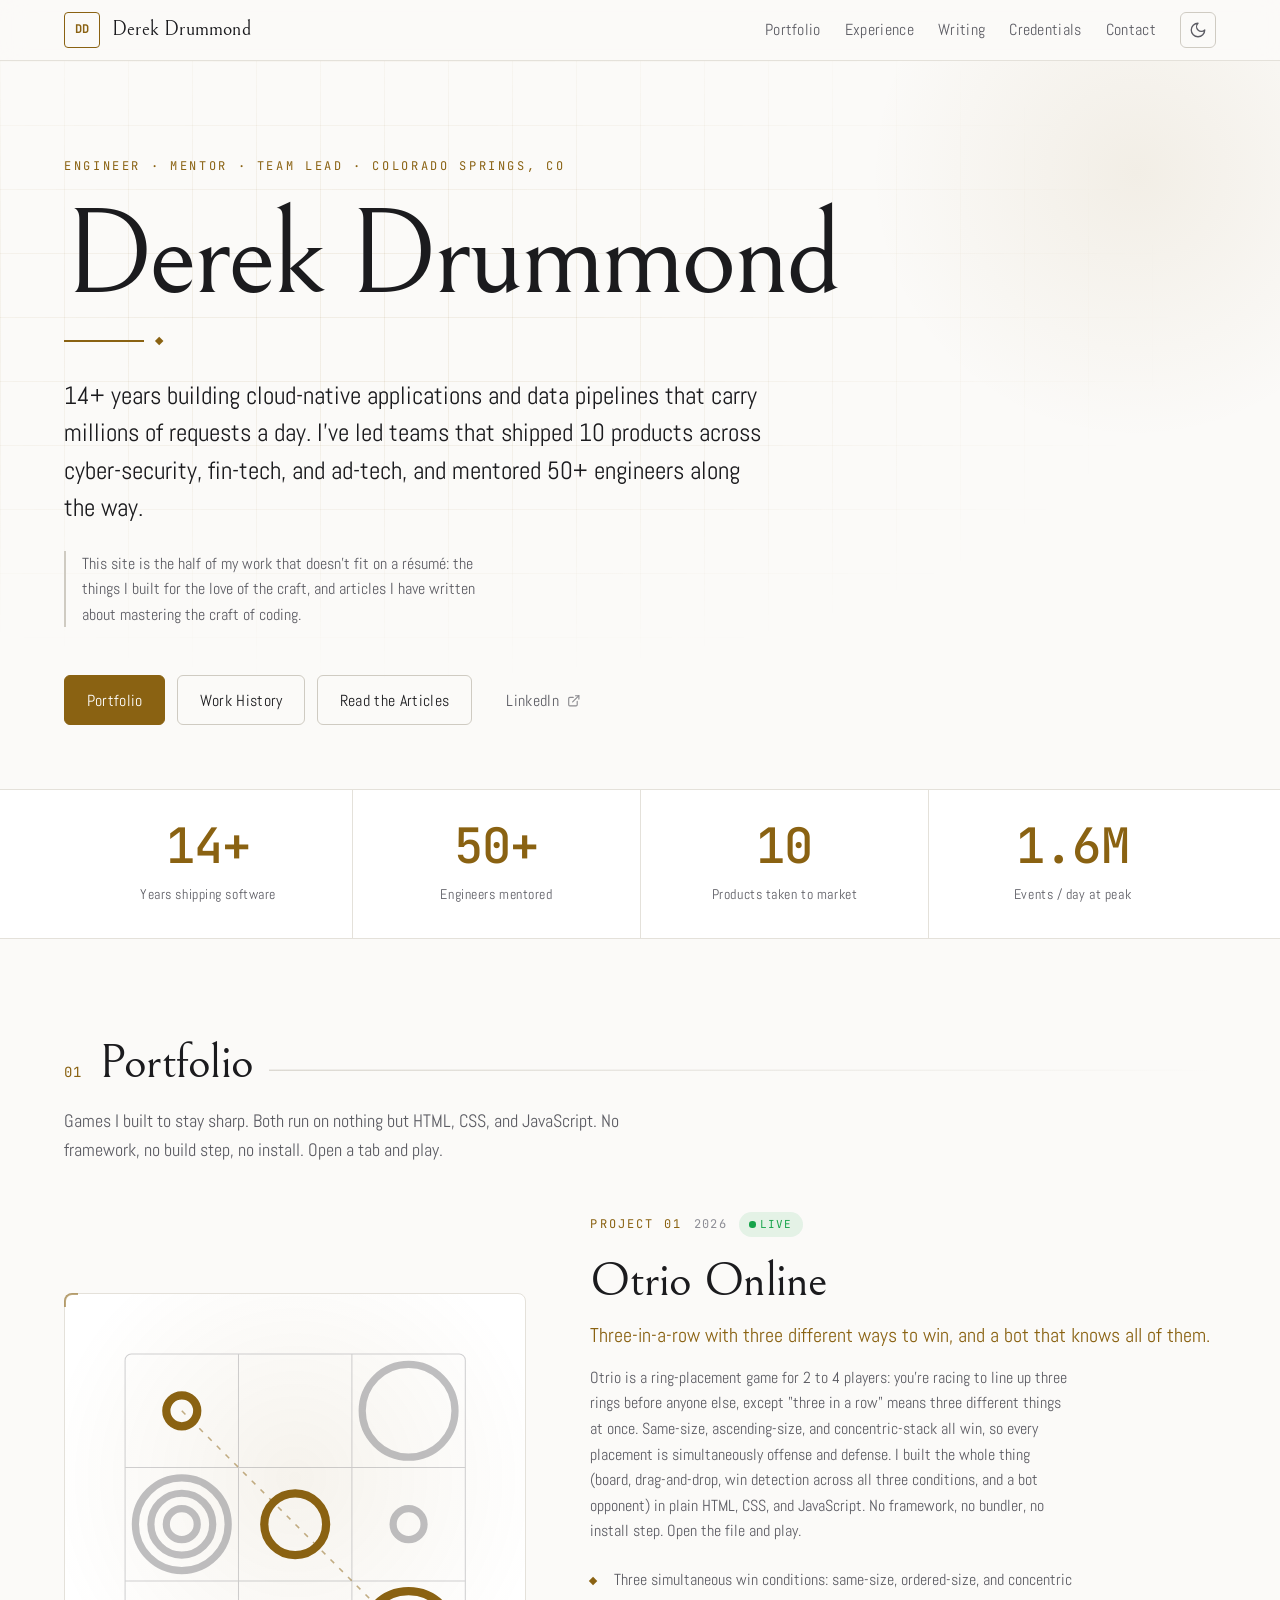
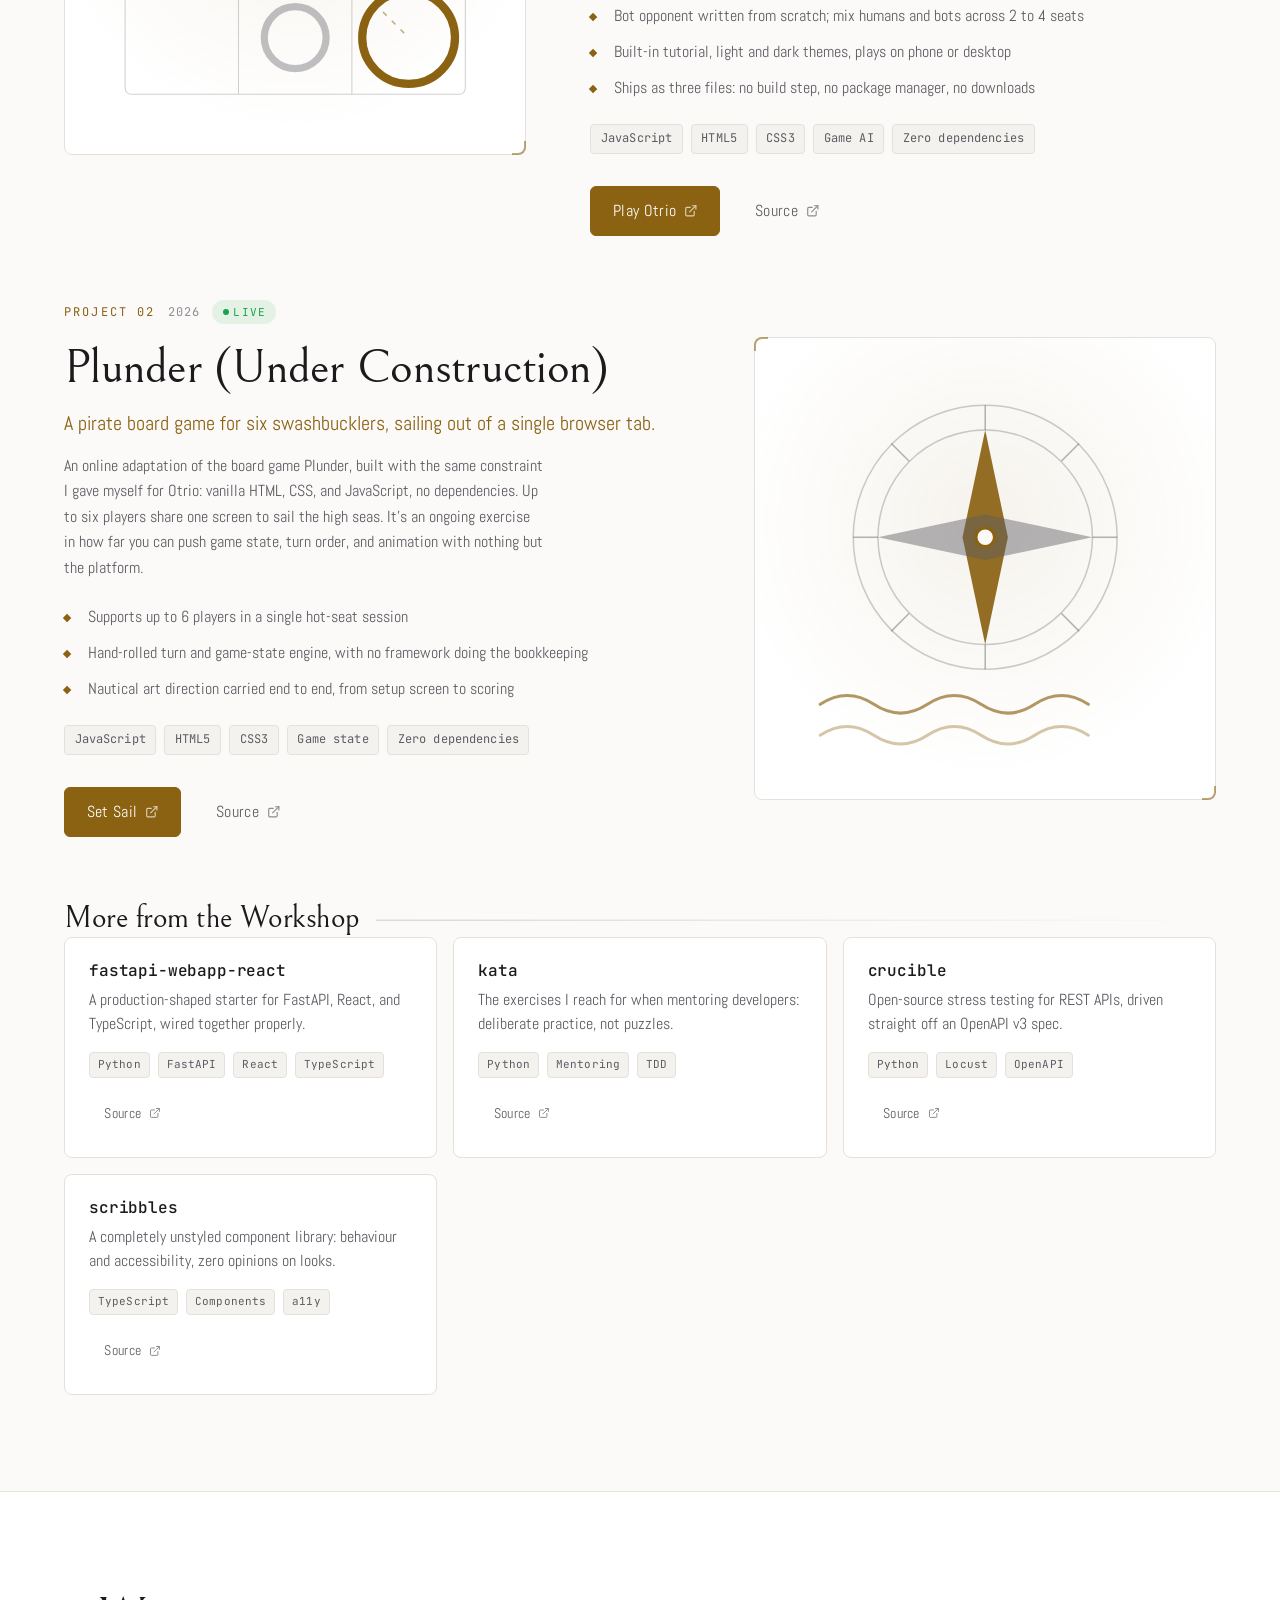
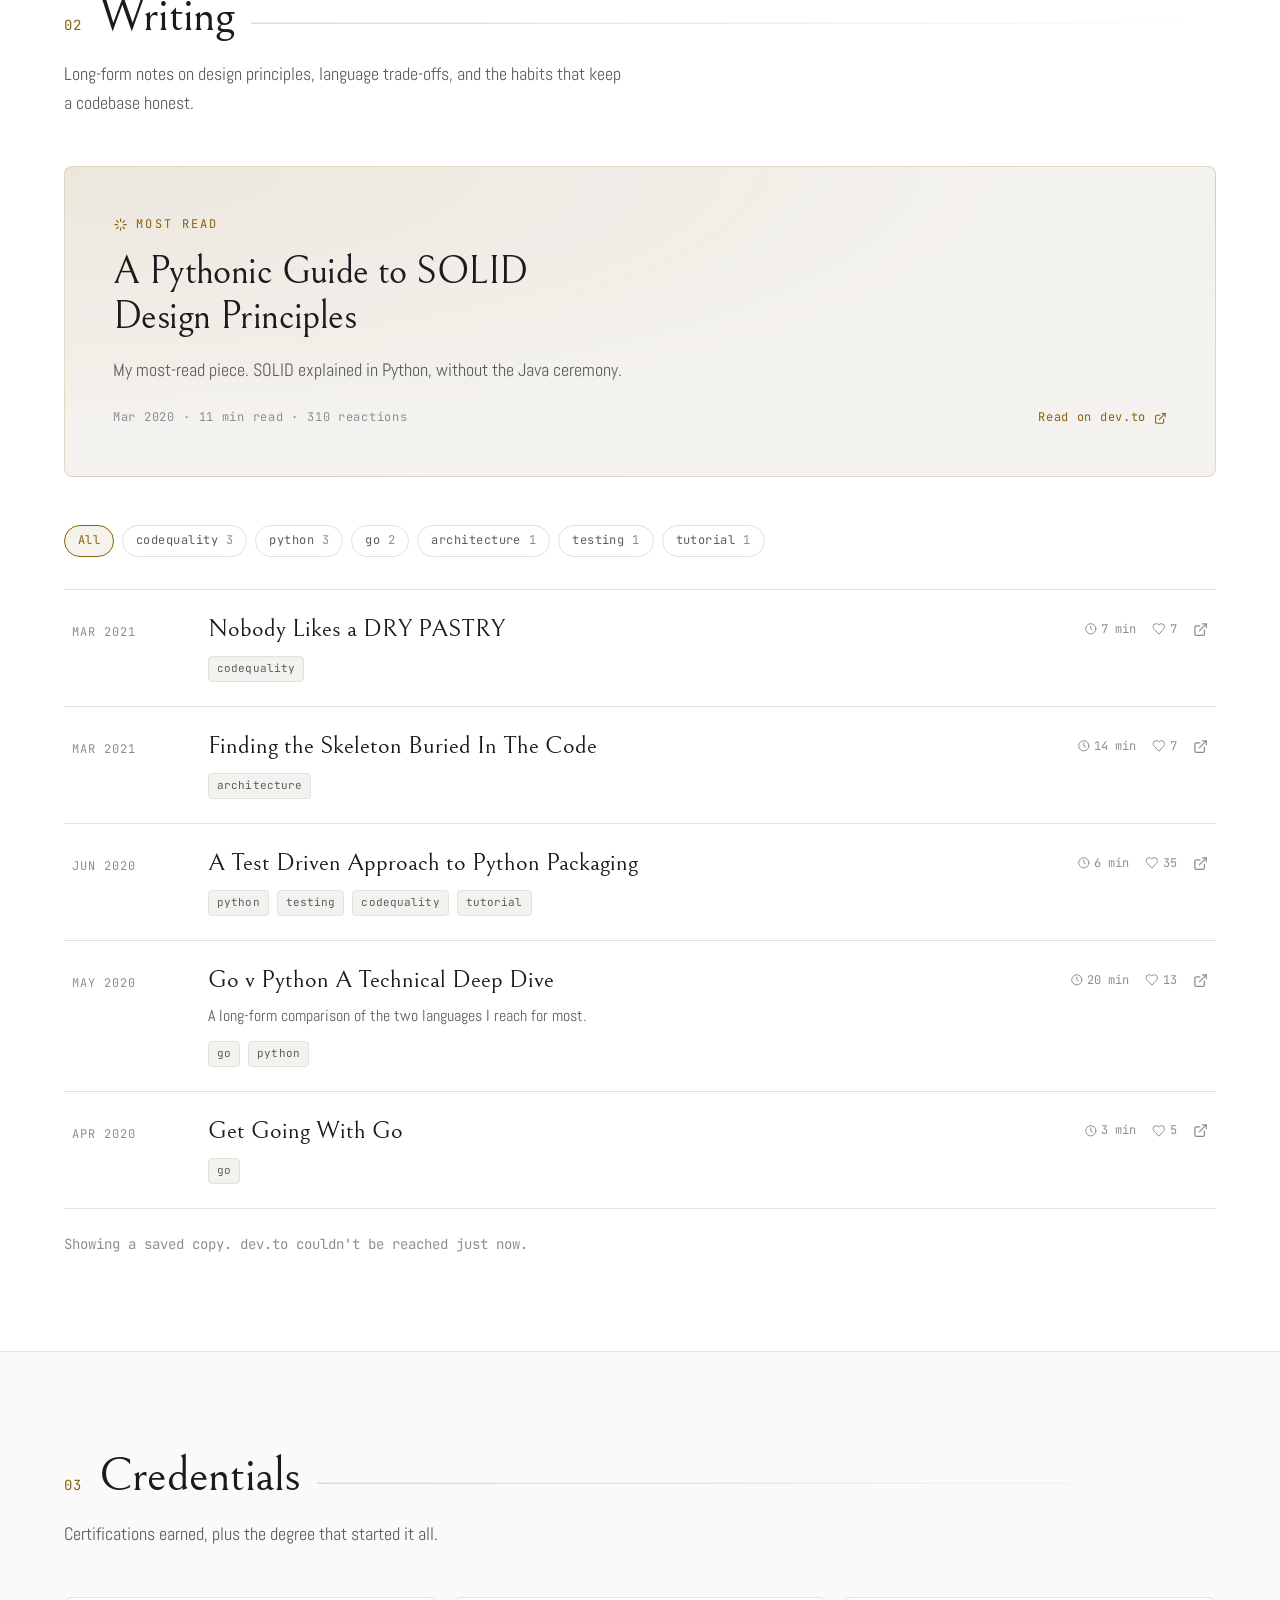
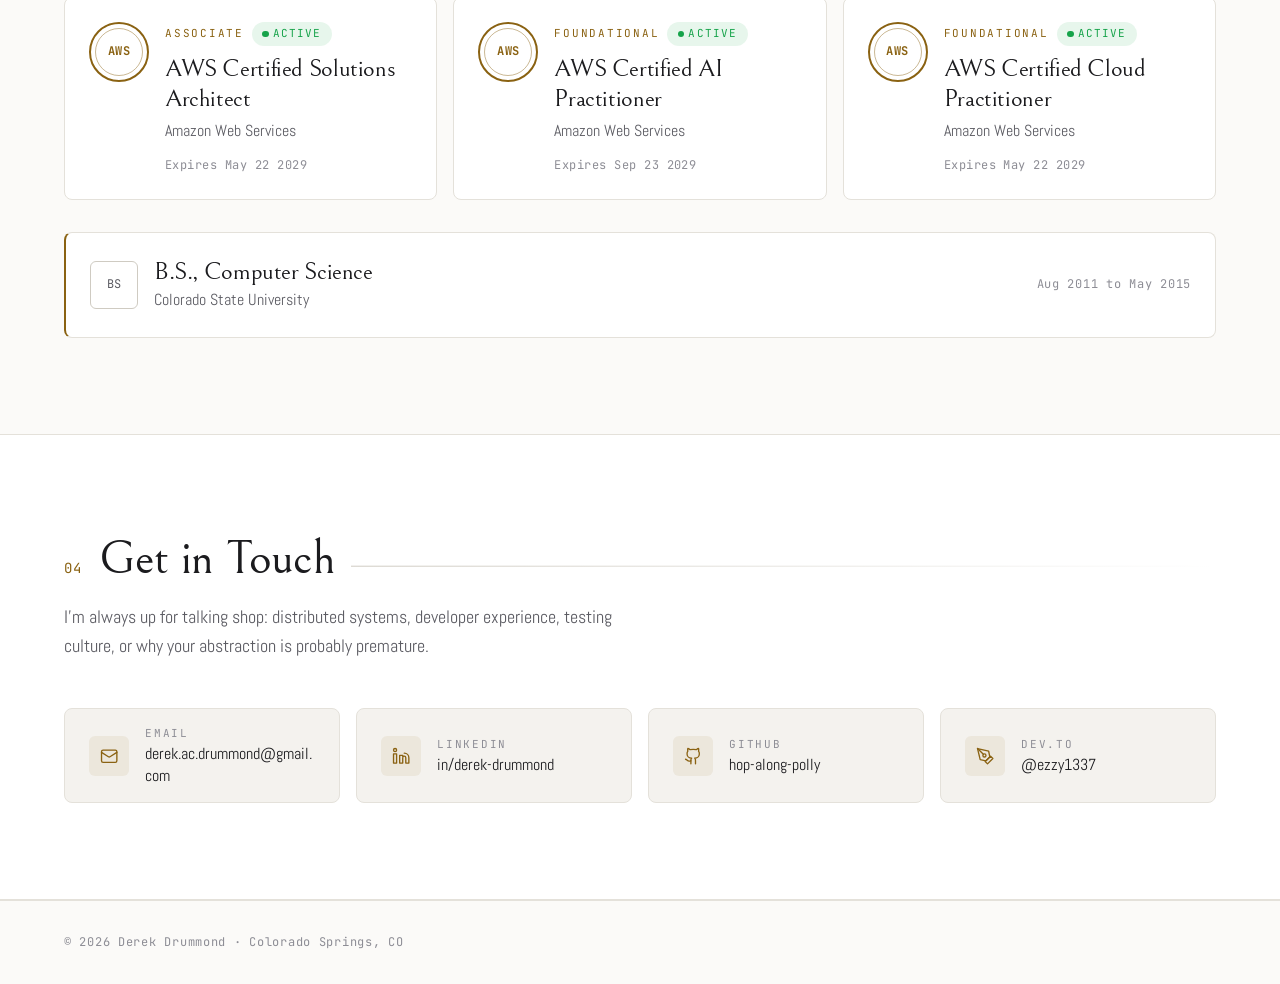
<file: index.html>
<!DOCTYPE html>
<html lang="en" data-theme="dark">
<head>
<meta charset="utf-8">
<meta name="viewport" content="width=device-width, initial-scale=1">

<title>Derek Drummond | Software Engineer</title>
<meta name="description" content="Portfolio of Derek Drummond, a software engineer with 14+ years building cloud-native applications and data pipelines. Browser games, technical writing, and AWS certifications.">
<meta name="author" content="Derek Drummond">

<meta property="og:type" content="website">
<meta property="og:title" content="Derek Drummond | Software Engineer">
<meta property="og:description" content="Browser games built without a framework, articles on the craft of software, and AWS certifications. The half of my work that doesn't fit on a résumé.">
<meta property="og:url" content="https://hop-along-polly.github.io/">
<meta name="twitter:card" content="summary">

<link rel="icon" href="assets/favicon.svg" type="image/svg+xml">
<link rel="canonical" href="https://hop-along-polly.github.io/">

<link rel="preconnect" href="https://fonts.googleapis.com">
<link rel="preconnect" href="https://fonts.gstatic.com" crossorigin>
<link rel="preconnect" href="https://dev.to" crossorigin>
<link href="https://fonts.googleapis.com/css2?family=Abel&family=Bellefair&family=JetBrains+Mono:wght@400;500;700&display=swap" rel="stylesheet">

<link rel="stylesheet" href="css/tokens.css">
<link rel="stylesheet" href="css/style.css">

<script>
  /* Resolve the theme before first paint so the page never flashes the
     wrong surface. Explicit choice wins; otherwise follow the OS. */
  (function () {
    try {
      var saved = localStorage.getItem("theme");
      var prefersLight = window.matchMedia("(prefers-color-scheme: light)").matches;
      document.documentElement.setAttribute(
        "data-theme",
        saved || (prefersLight ? "light" : "dark")
      );
    } catch (e) { /* private mode, so the dark default in the markup stands */ }
  })();
</script>
</head>

<body>
<a class="skip-link" href="#main">Skip to content</a>

<header class="site-header" id="top">
  <div class="site-header__inner">
    <a class="brand" href="#top">
      <span class="brand__mark" aria-hidden="true">DD</span>
      <span class="brand__name">Derek Drummond</span>
    </a>

    <nav class="site-nav" aria-label="Sections">
      <a href="#work">Portfolio</a>
      <a href="experience/">Experience</a>
      <a href="#writing">Writing</a>
      <a href="#credentials">Credentials</a>
      <a href="#contact">Contact</a>
    </nav>

    <button class="theme-toggle" id="theme-toggle" type="button"
            aria-label="Switch to light theme">
      <span class="theme-toggle__icon" data-icon="sun"></span>
      <span class="theme-toggle__icon" data-icon="moon"></span>
    </button>
  </div>
</header>

<main id="main">

  <!-- ==================================================================== -->
  <!-- Hero                                                                 -->
  <!-- ==================================================================== -->
  <section class="hero">
    <div class="hero__grid" aria-hidden="true"></div>
    <div class="hero__orb" aria-hidden="true"></div>

    <div class="wrap hero__inner">
      <p class="hero__kicker" id="hero-kicker"></p>
      <h1 class="hero__name">Derek Drummond</h1>
      <div class="hero__rule" aria-hidden="true"><span></span><i></i></div>
      <p class="hero__lede" id="hero-lede"></p>
      <p class="hero__note" id="hero-note"></p>

      <div class="hero__actions">
        <a class="btn btn--primary" href="#work">Portfolio</a>
        <a class="btn" href="experience/">Work History</a>
        <a class="btn" href="#writing">Read the Articles</a>
        <a class="btn btn--ghost" href="https://www.linkedin.com/in/derek-drummond/"
           target="_blank" rel="noopener noreferrer">
          LinkedIn <span class="btn__ext" data-icon="external"></span>
        </a>
      </div>
    </div>
  </section>

  <!-- ==================================================================== -->
  <!-- Stat strip                                                           -->
  <!-- ==================================================================== -->
  <section class="stats" aria-label="Career at a glance">
    <div class="wrap">
      <dl class="stats__list" id="stats-list"></dl>
    </div>
  </section>

  <!-- ==================================================================== -->
  <!-- Work                                                                 -->
  <!-- ==================================================================== -->
  <section class="section" id="work">
    <div class="wrap">
      <header class="section-head">
        <span class="section-head__num">01</span>
        <h2 class="section-head__title">Portfolio</h2>
        <span class="section-head__rule" aria-hidden="true"></span>
      </header>
      <p class="section-head__blurb">
        Games I built to stay sharp. Both run on nothing but HTML, CSS, and
        JavaScript. No framework, no build step, no install. Open a tab and play.
      </p>

      <div class="featured" id="featured-projects"></div>

      <header class="section-head section-head--sub">
        <h3 class="section-head__title section-head__title--sm">More from the Workshop</h3>
        <span class="section-head__rule" aria-hidden="true"></span>
      </header>
      <div class="cards" id="more-projects"></div>
    </div>
  </section>

  <!-- ==================================================================== -->
  <!-- Writing                                                              -->
  <!-- ==================================================================== -->
  <section class="section section--alt" id="writing">
    <div class="wrap">
      <header class="section-head">
        <span class="section-head__num">02</span>
        <h2 class="section-head__title">Writing</h2>
        <span class="section-head__rule" aria-hidden="true"></span>
      </header>
      <p class="section-head__blurb">
        Long-form notes on design principles, language trade-offs, and the
        habits that keep a codebase honest.
      </p>

      <div class="feature-article" id="feature-article"></div>

      <div class="filters" id="article-filters" role="group" aria-label="Filter articles by topic"></div>

      <ol class="ledger" id="article-list">
        <li class="ledger__loading" id="article-loading">
          <span class="ledger__spinner" aria-hidden="true"></span>
          Fetching the latest from dev.to…
        </li>
      </ol>

      <p class="ledger__empty" id="article-empty" hidden>
        No articles match that topic.
      </p>
      <p class="notice" id="article-notice" hidden></p>
    </div>
  </section>

  <!-- ==================================================================== -->
  <!-- Credentials                                                          -->
  <!-- ==================================================================== -->
  <section class="section" id="credentials">
    <div class="wrap">
      <header class="section-head">
        <span class="section-head__num">03</span>
        <h2 class="section-head__title">Credentials</h2>
        <span class="section-head__rule" aria-hidden="true"></span>
      </header>
      <p class="section-head__blurb">
        Certifications earned, plus the degree that started it all.
      </p>

      <div class="certs" id="certs-list"></div>

      <div class="education">
        <div class="education__mark" aria-hidden="true">BS</div>
        <div>
          <h3 class="education__degree">B.S., Computer Science</h3>
          <p class="education__school">Colorado State University</p>
        </div>
        <p class="education__dates">Aug 2011 to May 2015</p>
      </div>
    </div>
  </section>

  <!-- ==================================================================== -->
  <!-- Contact                                                              -->
  <!-- ==================================================================== -->
  <section class="section section--alt" id="contact">
    <div class="wrap">
      <header class="section-head">
        <span class="section-head__num">04</span>
        <h2 class="section-head__title">Get in Touch</h2>
        <span class="section-head__rule" aria-hidden="true"></span>
      </header>
      <p class="section-head__blurb" id="contact-blurb"></p>

      <div class="contact" id="contact-links"></div>
    </div>
  </section>

</main>

<footer class="site-footer">
  <div class="wrap site-footer__inner">
    <p class="site-footer__meta">
      <span id="footer-year"></span> · Colorado Springs, CO
    </p>
  </div>
</footer>

<script src="data/site.js"></script>
<script src="data/projects.js"></script>
<script src="data/certifications.js"></script>
<script src="data/articles.js"></script>
<script src="js/motifs.js"></script>
<script src="js/main.js"></script>
</body>
</html>
</file>
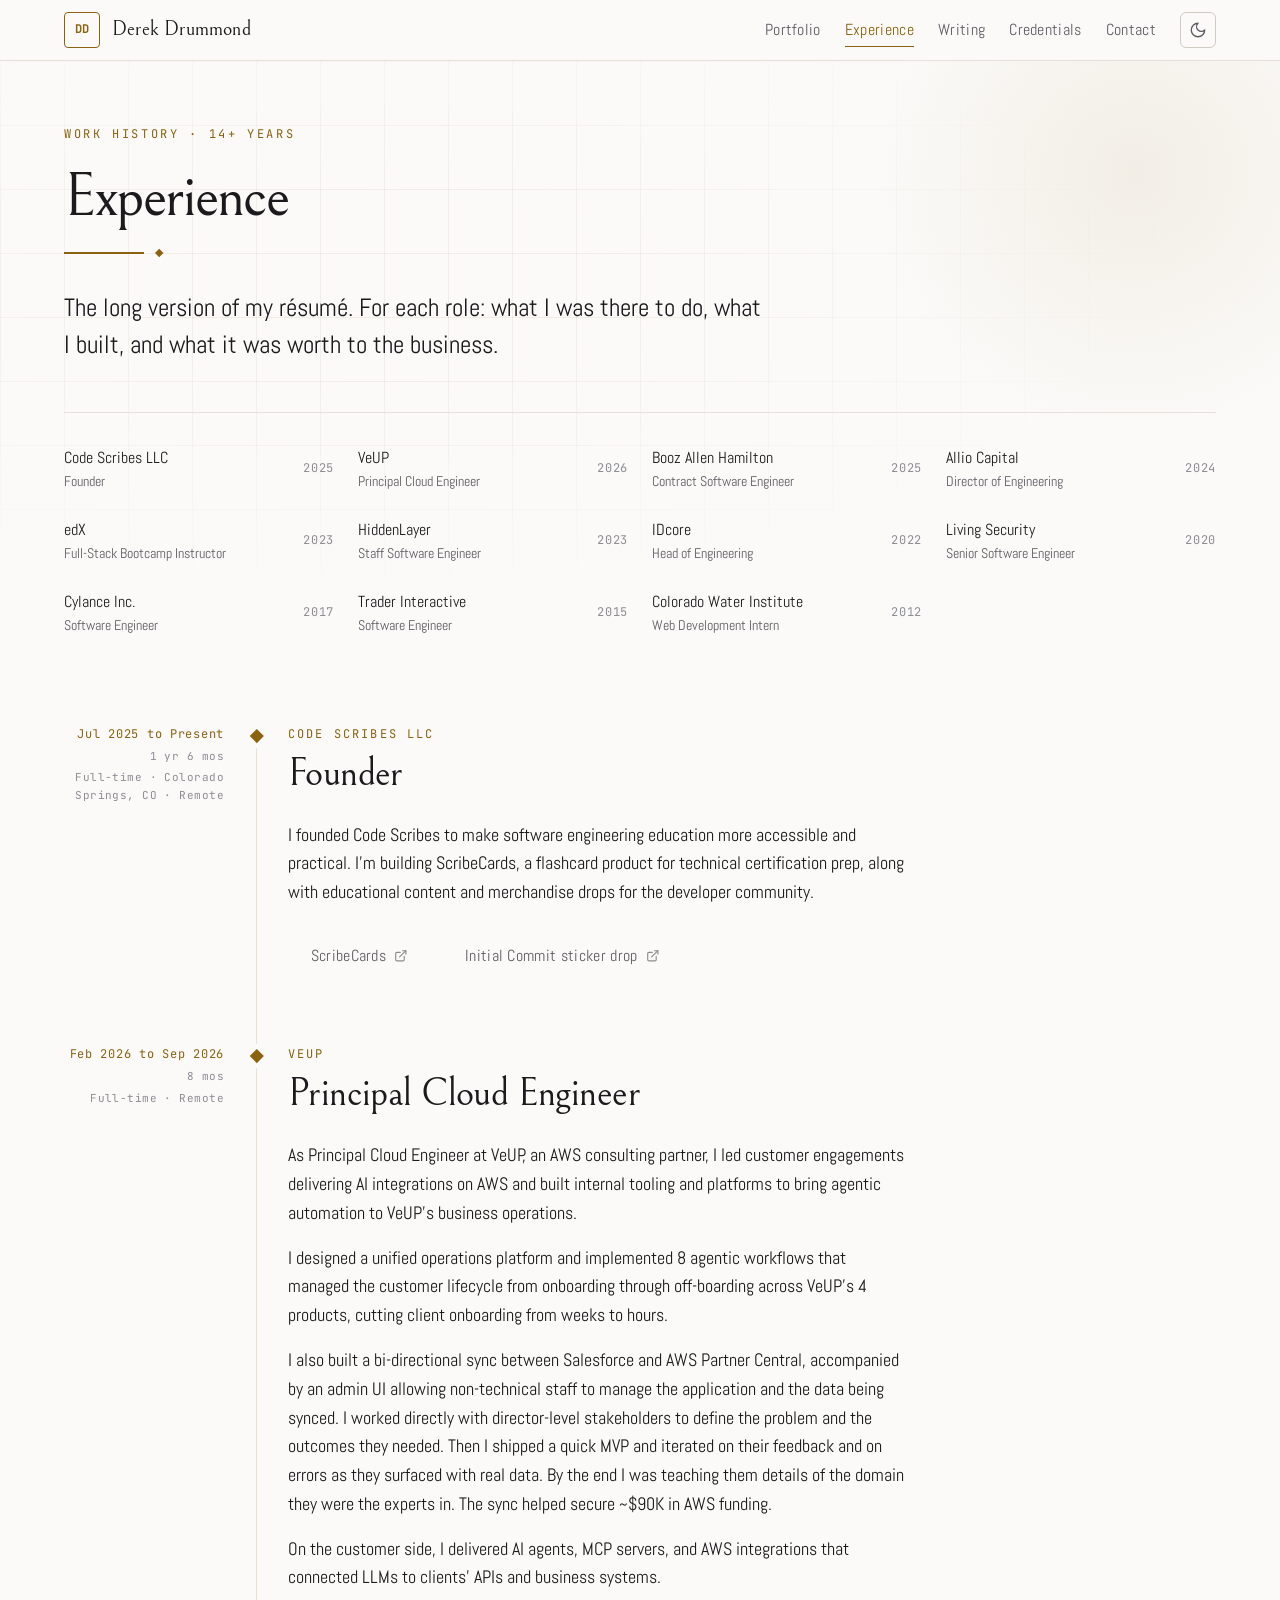
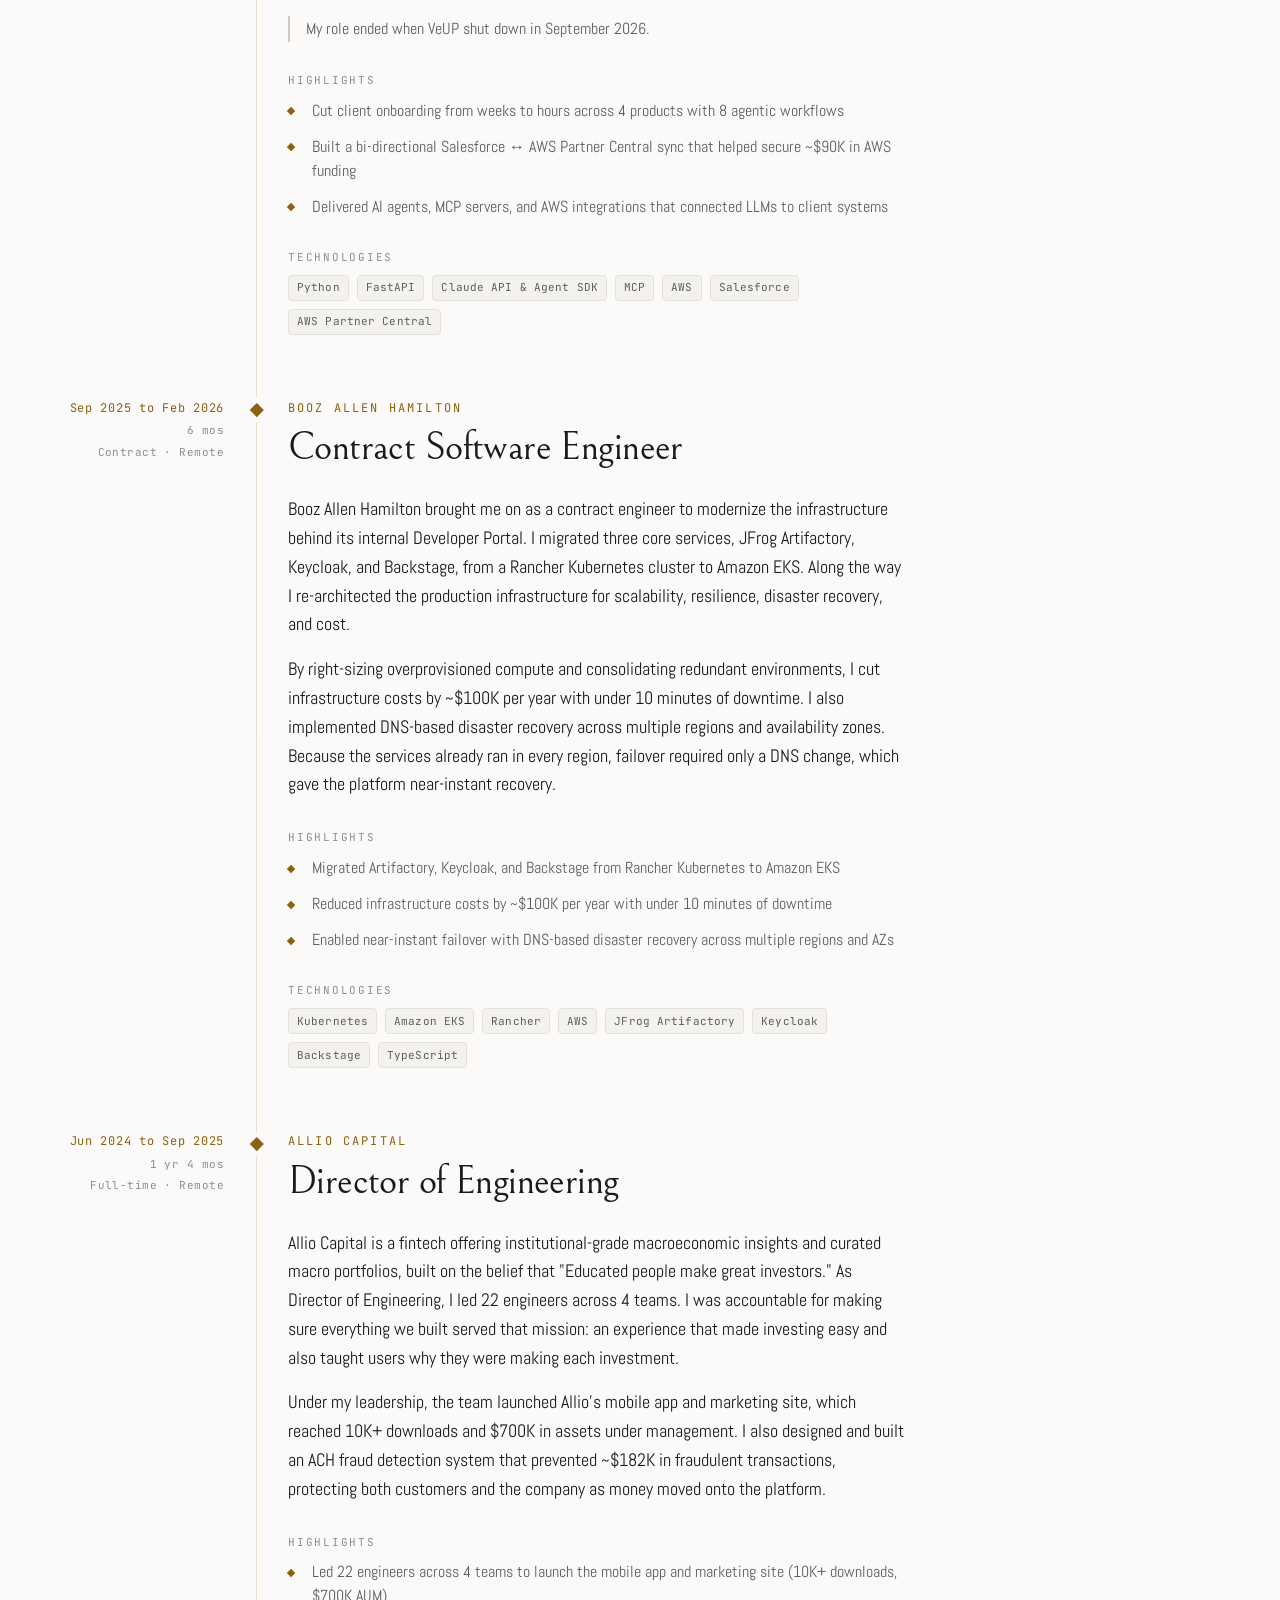
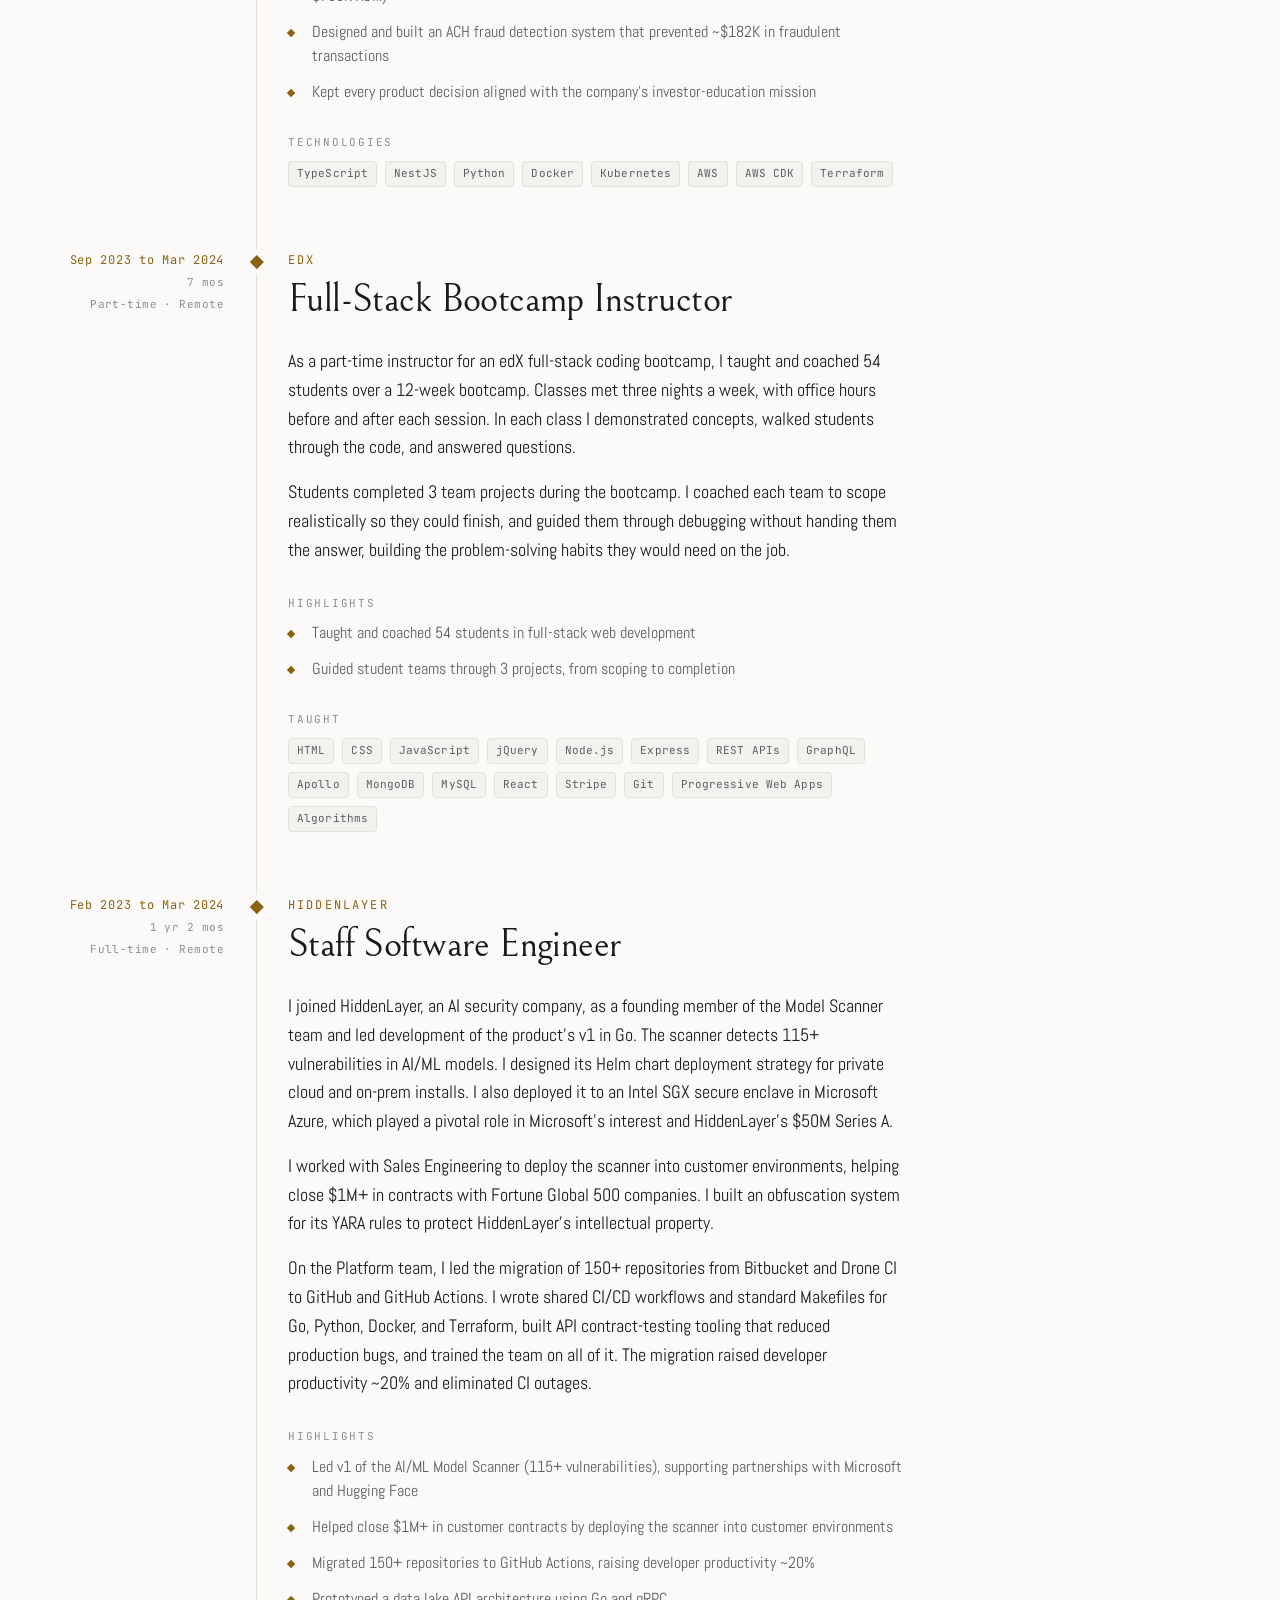
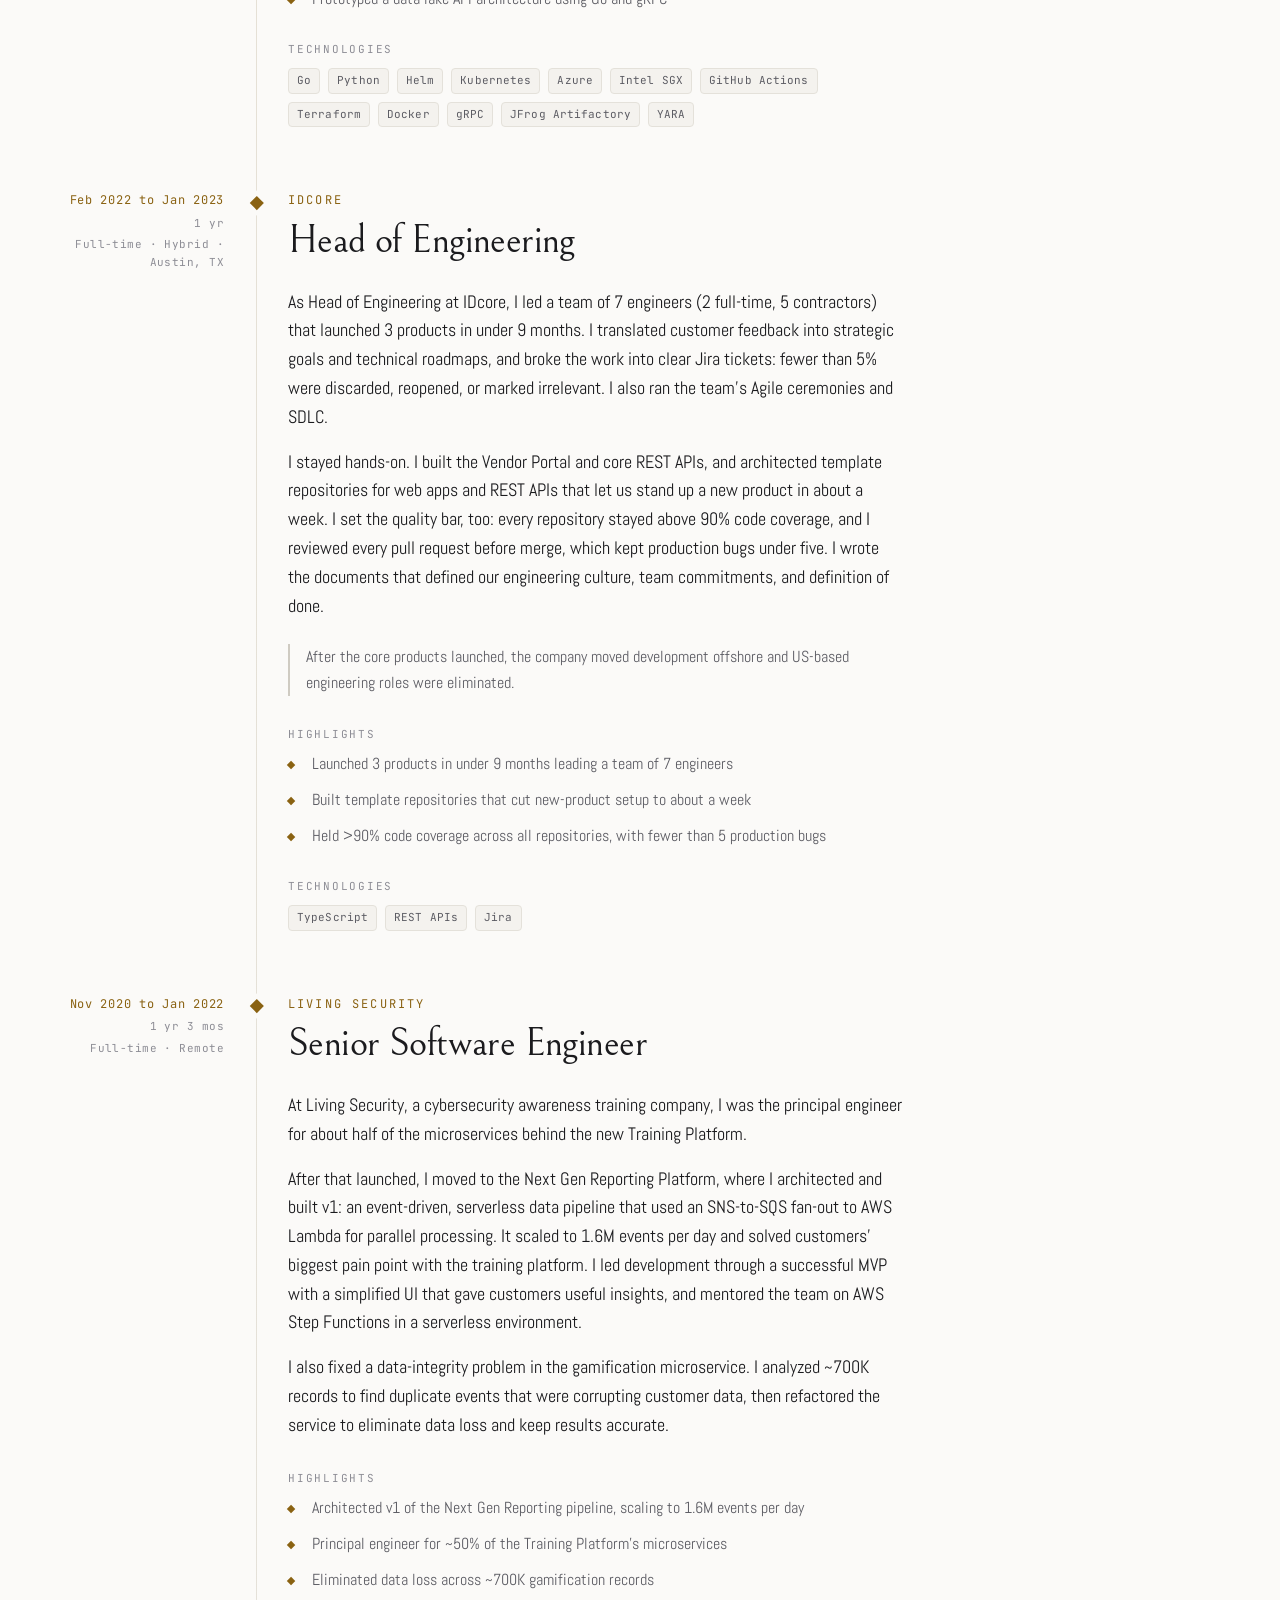
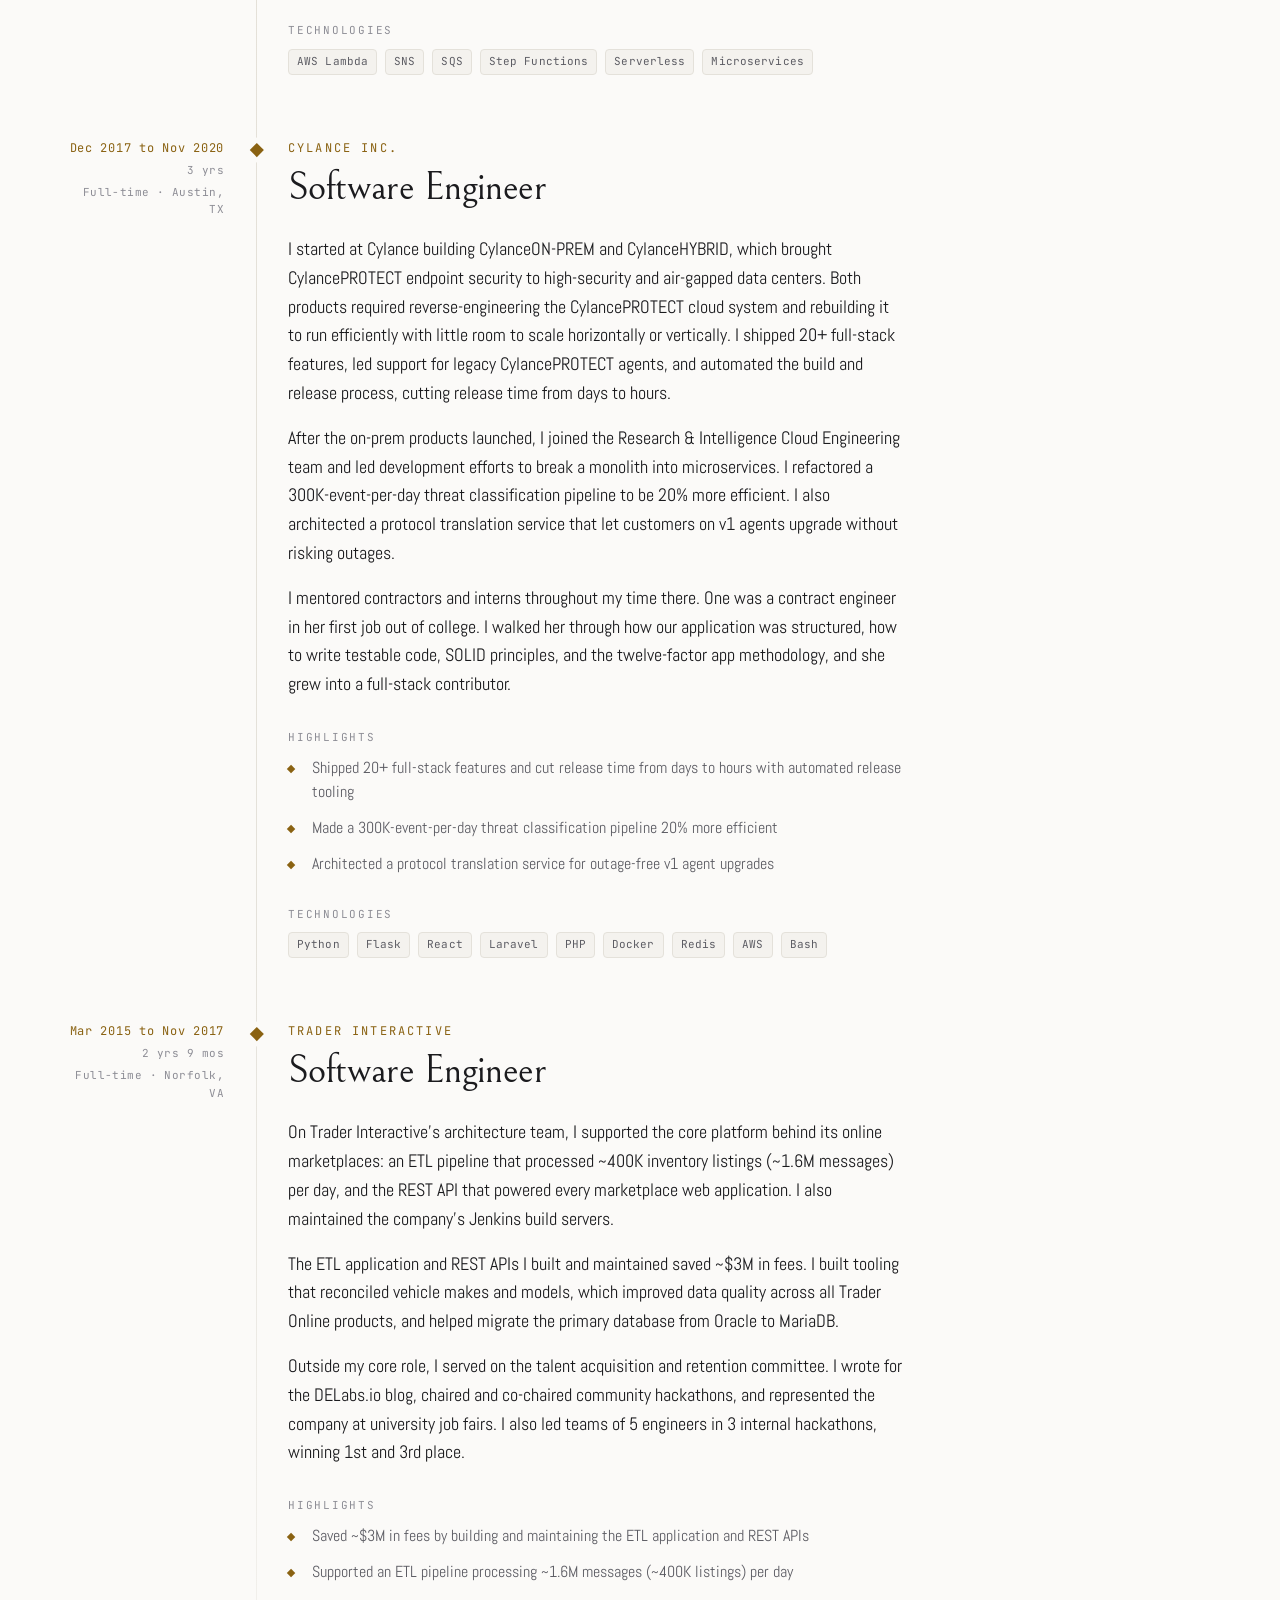
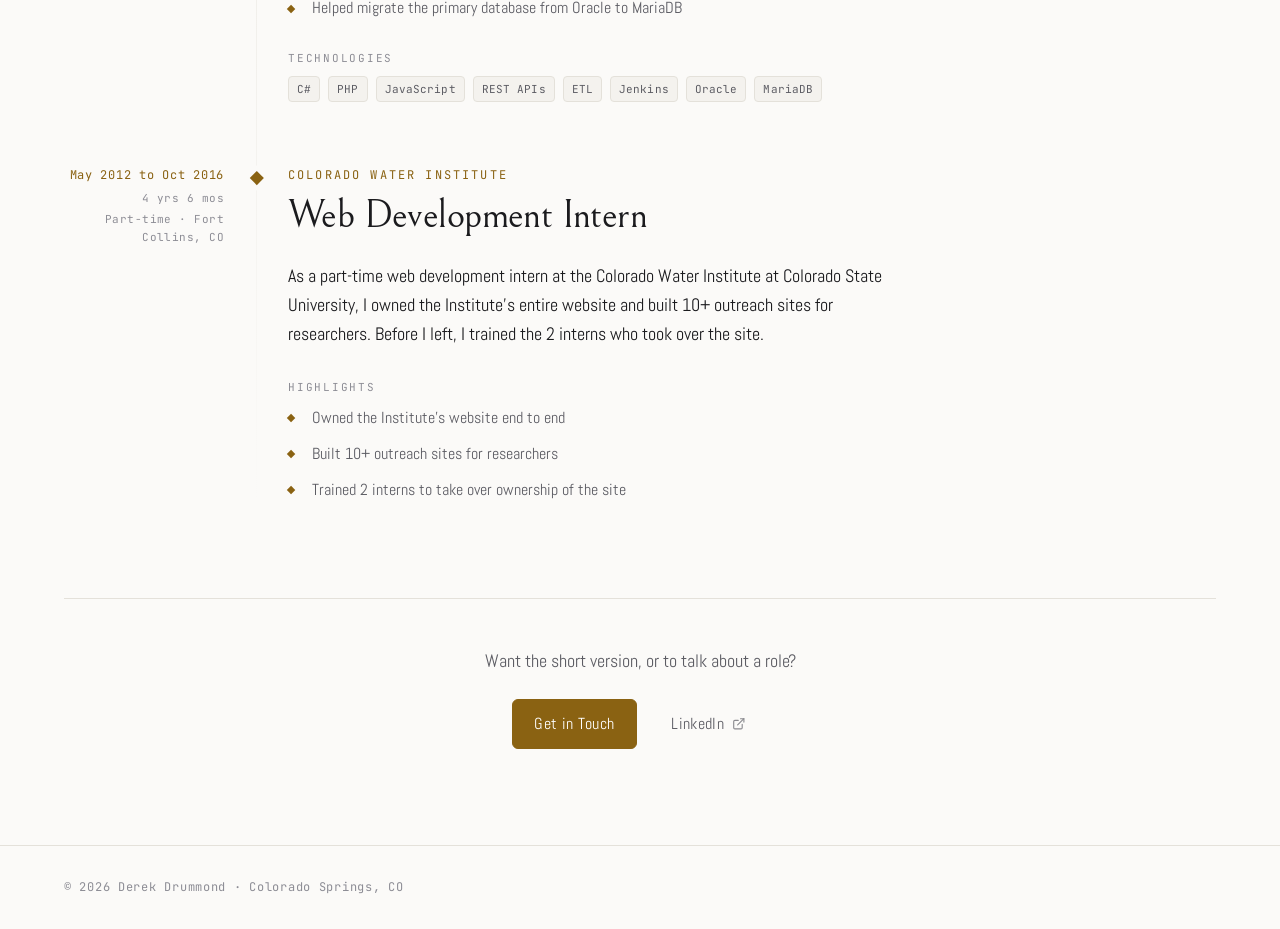
<file: experience/index.html>
<!DOCTYPE html>
<html lang="en" data-theme="dark">
<head>
<meta charset="utf-8">
<meta name="viewport" content="width=device-width, initial-scale=1">

<title>Experience | Derek Drummond</title>
<meta name="description" content="The long-form work history of Derek Drummond: each role, what I built, and the business value it delivered, from agentic AI platforms to fintech, AI security, and cloud infrastructure.">
<meta name="author" content="Derek Drummond">

<meta property="og:type" content="profile">
<meta property="og:title" content="Experience | Derek Drummond">
<meta property="og:description" content="Each role, what I built, and why it mattered to the business.">
<meta property="og:url" content="https://hop-along-polly.github.io/experience/">
<meta name="twitter:card" content="summary">

<link rel="icon" href="../assets/favicon.svg" type="image/svg+xml">
<link rel="canonical" href="https://hop-along-polly.github.io/experience/">

<link rel="preconnect" href="https://fonts.googleapis.com">
<link rel="preconnect" href="https://fonts.gstatic.com" crossorigin>
<link href="https://fonts.googleapis.com/css2?family=Abel&family=Bellefair&family=JetBrains+Mono:wght@400;500;700&display=swap" rel="stylesheet">

<link rel="stylesheet" href="../css/tokens.css">
<link rel="stylesheet" href="../css/style.css">

<script>
  /* Resolve the theme before first paint so the page never flashes the
     wrong surface. Explicit choice wins; otherwise follow the OS. */
  (function () {
    try {
      var saved = localStorage.getItem("theme");
      var prefersLight = window.matchMedia("(prefers-color-scheme: light)").matches;
      document.documentElement.setAttribute(
        "data-theme",
        saved || (prefersLight ? "light" : "dark")
      );
    } catch (e) { /* private mode, so the dark default in the markup stands */ }
  })();
</script>
</head>

<body>
<a class="skip-link" href="#main">Skip to content</a>

<header class="site-header" id="top">
  <div class="site-header__inner">
    <a class="brand" href="../">
      <span class="brand__mark" aria-hidden="true">DD</span>
      <span class="brand__name">Derek Drummond</span>
    </a>

    <nav class="site-nav" aria-label="Sections">
      <a href="../#work">Portfolio</a>
      <a href="./" class="is-current" aria-current="page">Experience</a>
      <a href="../#writing">Writing</a>
      <a href="../#credentials">Credentials</a>
      <a href="../#contact">Contact</a>
    </nav>

    <button class="theme-toggle" id="theme-toggle" type="button"
            aria-label="Switch to light theme">
      <span class="theme-toggle__icon" data-icon="sun"></span>
      <span class="theme-toggle__icon" data-icon="moon"></span>
    </button>
  </div>
</header>

<main id="main">

  <!-- ==================================================================== -->
  <!-- Page header                                                          -->
  <!-- ==================================================================== -->
  <section class="hero hero--page">
    <div class="hero__grid" aria-hidden="true"></div>
    <div class="hero__orb" aria-hidden="true"></div>

    <div class="wrap hero__inner">
      <p class="hero__kicker">Work History · 14+ Years</p>
      <h1 class="hero__name hero__name--page">Experience</h1>
      <div class="hero__rule" aria-hidden="true"><span></span><i></i></div>
      <p class="hero__lede">
        The long version of my résumé. For each role: what I was there to do,
        what I built, and what it was worth to the business.
      </p>

      <ol class="role-index" id="role-index" aria-label="Roles on this page"></ol>
    </div>
  </section>

  <!-- ==================================================================== -->
  <!-- Timeline                                                             -->
  <!-- ==================================================================== -->
  <section class="section section--tight">
    <div class="wrap">
      <div class="timeline" id="experience-list"></div>

      <div class="experience-cta">
        <p>Want the short version, or to talk about a role?</p>
        <div class="hero__actions">
          <a class="btn btn--primary" href="../#contact">Get in Touch</a>
          <a class="btn btn--ghost" href="https://www.linkedin.com/in/derek-drummond/"
             target="_blank" rel="noopener noreferrer">
            LinkedIn <span class="btn__ext" data-icon="external"></span>
          </a>
        </div>
      </div>
    </div>
  </section>

</main>

<footer class="site-footer">
  <div class="wrap site-footer__inner">
    <p class="site-footer__meta">
      <span id="footer-year"></span> · Colorado Springs, CO
    </p>
  </div>
</footer>

<script src="../data/site.js"></script>
<script src="../data/experience.js"></script>
<script src="../js/motifs.js"></script>
<script src="../js/main.js"></script>
</body>
</html>
</file>
<file: css/tokens.css>
/* ==========================================================================
   Design Tokens
   --------------------------------------------------------------------------
   Personal brand for Derek Drummond. Shares its DNA with the Code Scribes
   style guide -- same craftsman posture, same type families, same 4px spacing
   base and Major Third type scale -- but carries its own accent identity:

     Code Scribes  ->  Scribe Teal   #1B8996   (the studio)
     This site     ->  Brass         #C89434   (the person)

   Brass reads as workshop tooling and quill-gold rather than corporate teal,
   and every pairing below is verified against WCAG 2.1 AA.
   ========================================================================== */

:root {
  /* ---- Type families ---------------------------------------------------- */
  --font-heading: "Bellefair", Georgia, "Times New Roman", serif;
  --font-body: "Abel", "Helvetica Neue", Arial, sans-serif;
  --font-mono: "JetBrains Mono", "Fira Code", Consolas, monospace;

  /* ---- Type scale (Major Third, 1.250) ---------------------------------- */
  --text-xs: 0.75rem;     /* 12px */
  --text-sm: 0.875rem;    /* 14px */
  --text-base: 1rem;      /* 16px */
  --text-lg: 1.125rem;    /* 18px */
  --text-xl: 1.25rem;     /* 20px */
  --text-2xl: 1.563rem;   /* 25px */
  --text-3xl: 1.953rem;   /* 31px */
  --text-4xl: 2.441rem;   /* 39px */
  --text-5xl: 3.052rem;   /* 49px */
  --text-6xl: 3.815rem;   /* 61px */

  /* ---- Spacing (4px base) ----------------------------------------------- */
  --space-1: 0.25rem;
  --space-2: 0.5rem;
  --space-3: 0.75rem;
  --space-4: 1rem;
  --space-6: 1.5rem;
  --space-8: 2rem;
  --space-12: 3rem;
  --space-16: 4rem;
  --space-24: 6rem;

  /* ---- Geometry --------------------------------------------------------- */
  --radius-sm: 0.25rem;
  --radius-md: 0.375rem;
  --radius-lg: 0.5rem;
  --radius-full: 9999px;
  --container: 1200px;
  --hairline: 1px;

  /* ---- Motion ----------------------------------------------------------- */
  --ease: cubic-bezier(0.22, 0.61, 0.36, 1);
  --dur-fast: 120ms;
  --dur: 220ms;
  --dur-slow: 420ms;
}

/* ==========================================================================
   Dark theme -- the default surface. "Light rises, dark recedes": elevation
   is communicated by surface lightness, not by shadow.
   ========================================================================== */

:root,
:root[data-theme="dark"] {
  color-scheme: dark;

  --ground: #0a0a0c;        /* page background            */
  --surface-1: #131316;     /* cards, header              */
  --surface-2: #1c1c20;     /* nested / hover             */
  --surface-3: #28282e;     /* active / selected          */

  --fg: #f1f1f2;            /* 17.5:1 on ground           */
  --fg-muted: #9b9ba3;      /*  7.2:1 on ground           */
  --fg-faint: #6b6b73;      /* decorative only            */

  --border: #232328;
  --border-strong: #33333a;

  --accent: #e3b15a;        /* 10.1:1 on ground -- text, links, rules   */
  --accent-hi: #f1c87c;     /* hover: lighter, toward the light         */
  --accent-solid: #c89434;  /* button fill, pairs with --accent-ink     */
  --accent-ink: #0a0a0c;    /*  7.3:1 on accent-solid                   */
  --accent-tint: rgba(227, 177, 90, 0.1);
  --accent-tint-strong: rgba(227, 177, 90, 0.22);

  --success: #4ade80;
  --success-tint: rgba(74, 222, 128, 0.1);

  --shadow-sm: 0 1px 2px 0 rgb(0 0 0 / 0.4);
  --shadow: 0 1px 3px 0 rgb(0 0 0 / 0.5), 0 1px 2px -1px rgb(0 0 0 / 0.5);
  --shadow-md: 0 4px 6px -1px rgb(0 0 0 / 0.6), 0 2px 4px -2px rgb(0 0 0 / 0.6);
  --shadow-lg: 0 10px 15px -3px rgb(0 0 0 / 0.7), 0 4px 6px -4px rgb(0 0 0 / 0.7);

  /* Blueprint grid behind the hero */
  --grid-line: rgba(227, 177, 90, 0.07);
}

/* ==========================================================================
   Light theme -- a separate design surface, not an inversion. Brass darkens
   to #8a6212 so it clears 4.5:1 on paper-white.
   ========================================================================== */

:root[data-theme="light"] {
  color-scheme: light;

  --ground: #fbfaf8;        /* warm paper, nodding at parchment */
  --surface-1: #ffffff;
  --surface-2: #f4f2ee;
  --surface-3: #e7e4dd;

  --fg: #1b1b1e;            /* 16.5:1 on ground */
  --fg-muted: #5c5c63;      /*  6.4:1 on ground */
  --fg-faint: #8d8d95;

  --border: #e4e1da;
  --border-strong: #cfcbc2;

  --accent: #8a6212;        /*  5.3:1 on ground */
  --accent-hi: #6d4c0c;     /* hover: darker, toward the ink */
  --accent-solid: #8a6212;
  --accent-ink: #ffffff;    /*  5.5:1 on accent-solid */
  --accent-tint: rgba(138, 98, 18, 0.08);
  --accent-tint-strong: rgba(138, 98, 18, 0.18);

  --success: #16a34a;
  --success-tint: rgba(22, 163, 74, 0.1);

  --shadow-sm: 0 1px 2px 0 rgb(0 0 0 / 0.04);
  --shadow: 0 1px 3px 0 rgb(0 0 0 / 0.08), 0 1px 2px -1px rgb(0 0 0 / 0.08);
  --shadow-md: 0 4px 6px -1px rgb(0 0 0 / 0.08), 0 2px 4px -2px rgb(0 0 0 / 0.08);
  --shadow-lg: 0 10px 15px -3px rgb(0 0 0 / 0.08), 0 4px 6px -4px rgb(0 0 0 / 0.08);

  --grid-line: rgba(138, 98, 18, 0.08);
}
</file>
<file: css/style.css>
/* ==========================================================================
   style.css
   --------------------------------------------------------------------------
   Layout and components. All colour, type, and spacing values come from
   css/tokens.css. Nothing here hard-codes a hex value.

   Design posture: a craftsman's ledger. Monospace numbering, hairline brass
   rules, generous vertical rhythm, artwork rendered as line drawings rather
   than screenshots. Elegance through restraint and spacing, not decoration.
   ========================================================================== */

/* ==========================================================================
   1. Reset & base
   ========================================================================== */

*,
*::before,
*::after { box-sizing: border-box; }

* { margin: 0; }

html {
  scroll-behavior: smooth;
  scroll-padding-top: 5.5rem;
  -webkit-text-size-adjust: 100%;
}

body {
  background: var(--ground);
  color: var(--fg);
  font-family: var(--font-body);
  font-size: var(--text-lg);
  line-height: 1.6;
  -webkit-font-smoothing: antialiased;
  text-rendering: optimizeLegibility;
  overflow-x: hidden;
}

h1, h2, h3, h4 {
  font-family: var(--font-heading);
  font-weight: 400;
  line-height: 1.15;
  letter-spacing: -0.015em;
}

a { color: var(--accent); text-decoration-thickness: 1px; text-underline-offset: 0.2em; }
a:hover { color: var(--accent-hi); }

img, svg { display: block; max-width: 100%; }
ul, ol { list-style: none; padding: 0; }
button { font: inherit; color: inherit; }

:focus-visible {
  outline: 2px solid var(--accent);
  outline-offset: 3px;
  border-radius: var(--radius-sm);
}

.wrap {
  width: 100%;
  max-width: var(--container);
  margin-inline: auto;
  padding-inline: var(--space-6);
}

.skip-link {
  position: absolute;
  left: var(--space-4);
  top: -4rem;
  z-index: 100;
  padding: var(--space-3) var(--space-4);
  background: var(--accent-solid);
  color: var(--accent-ink);
  font-family: var(--font-mono);
  font-size: var(--text-sm);
  border-radius: var(--radius-md);
  text-decoration: none;
  transition: top var(--dur) var(--ease);
}
.skip-link:focus { top: var(--space-4); color: var(--accent-ink); }

/* ==========================================================================
   2. Reveal on scroll
   ========================================================================== */

.reveal {
  opacity: 0;
  transform: translateY(18px);
  transition:
    opacity var(--dur-slow) var(--ease) var(--reveal-delay, 0ms),
    transform var(--dur-slow) var(--ease) var(--reveal-delay, 0ms);
}
.reveal.is-visible { opacity: 1; transform: none; }

@media (prefers-reduced-motion: reduce) {
  html { scroll-behavior: auto; }
  .reveal { opacity: 1; transform: none; transition: none; }
  *, *::before, *::after {
    animation-duration: 0.01ms !important;
    animation-iteration-count: 1 !important;
    transition-duration: 0.01ms !important;
  }
}

/* ==========================================================================
   3. Header
   ========================================================================== */

.site-header {
  position: sticky;
  top: 0;
  z-index: 50;
  background: var(--ground); /* fallback where color-mix is unsupported */
  background: color-mix(in srgb, var(--ground) 86%, transparent);
  backdrop-filter: blur(12px);
  -webkit-backdrop-filter: blur(12px);
  border-bottom: var(--hairline) solid var(--border);
}

.site-header__inner {
  max-width: var(--container);
  margin-inline: auto;
  padding: var(--space-3) var(--space-6);
  display: flex;
  align-items: center;
  gap: var(--space-6);
}

.brand {
  display: inline-flex;
  align-items: center;
  gap: var(--space-3);
  color: var(--fg);
  text-decoration: none;
  flex-shrink: 0;
}

.brand__mark {
  display: grid;
  place-items: center;
  width: 2.25rem;
  height: 2.25rem;
  border: var(--hairline) solid var(--accent);
  border-radius: var(--radius-sm);
  color: var(--accent);
  font-family: var(--font-mono);
  font-size: var(--text-xs);
  font-weight: 700;
  letter-spacing: 0.04em;
  transition: background var(--dur) var(--ease), color var(--dur) var(--ease);
}
.brand:hover .brand__mark { background: var(--accent-solid); color: var(--accent-ink); border-color: var(--accent-solid); }

.brand__name {
  font-family: var(--font-heading);
  font-size: var(--text-xl);
  letter-spacing: 0.01em;
}

.site-nav {
  margin-left: auto;
  display: flex;
  gap: var(--space-6);
  overflow-x: auto;
  scrollbar-width: none;
}
.site-nav::-webkit-scrollbar { display: none; }

.site-nav a {
  position: relative;
  color: var(--fg-muted);
  text-decoration: none;
  font-size: var(--text-base);
  letter-spacing: 0.02em;
  white-space: nowrap;
  padding-block: var(--space-1);
  transition: color var(--dur) var(--ease);
}
.site-nav a::after {
  content: "";
  position: absolute;
  left: 0;
  bottom: 0;
  width: 100%;
  height: 1px;
  background: var(--accent);
  transform: scaleX(0);
  transform-origin: left;
  transition: transform var(--dur) var(--ease);
}
.site-nav a:hover,
.site-nav a.is-current { color: var(--accent); }
.site-nav a:hover::after,
.site-nav a.is-current::after { transform: scaleX(1); }

.theme-toggle {
  flex-shrink: 0;
  display: grid;
  place-items: center;
  width: 2.25rem;
  height: 2.25rem;
  background: transparent;
  border: var(--hairline) solid var(--border-strong);
  border-radius: var(--radius-md);
  color: var(--fg-muted);
  cursor: pointer;
  transition: color var(--dur) var(--ease), border-color var(--dur) var(--ease);
}
.theme-toggle:hover { color: var(--accent); border-color: var(--accent); }
.theme-toggle__icon { display: contents; }
.theme-toggle svg { width: 1.125rem; height: 1.125rem; }

[data-theme="dark"] .theme-toggle__icon[data-icon="moon"] { display: none; }
[data-theme="light"] .theme-toggle__icon[data-icon="sun"] { display: none; }

@media (max-width: 42rem) {
  .brand__name { display: none; }
  .site-header__inner { gap: var(--space-4); padding-inline: var(--space-4); }
  .site-nav { gap: var(--space-4); }
  .site-nav a { font-size: var(--text-sm); }
}

/* ==========================================================================
   4. Hero
   ========================================================================== */

.hero {
  position: relative;
  isolation: isolate;
  padding-block: clamp(var(--space-16), 12vw, var(--space-24)) var(--space-16);
  overflow: hidden;
}

/* Blueprint grid, masked so it dissolves toward the edges. */
.hero__grid {
  position: absolute;
  inset: 0;
  z-index: -2;
  background-image:
    linear-gradient(to right, var(--grid-line) var(--hairline), transparent var(--hairline)),
    linear-gradient(to bottom, var(--grid-line) var(--hairline), transparent var(--hairline));
  background-size: 64px 64px;
  -webkit-mask-image: radial-gradient(ellipse 80% 65% at 30% 35%, #000 20%, transparent 78%);
  mask-image: radial-gradient(ellipse 80% 65% at 30% 35%, #000 20%, transparent 78%);
}

/* A single floating brass orb, the one flourish, borrowed from the logo. */
.hero__orb {
  position: absolute;
  z-index: -1;
  top: -12rem;
  right: -10rem;
  width: 38rem;
  height: 38rem;
  border-radius: 50%;
  background: radial-gradient(circle, var(--accent-tint) 0%, transparent 62%);
  pointer-events: none;
}

.hero__kicker {
  font-family: var(--font-mono);
  font-size: var(--text-xs);
  text-transform: uppercase;
  letter-spacing: 0.22em;
  color: var(--accent);
  margin-bottom: var(--space-6);
}

.hero__name {
  font-size: clamp(var(--text-5xl), 11vw, 7.5rem);
  line-height: 0.95;
  letter-spacing: -0.03em;
}

.hero__rule {
  display: flex;
  align-items: center;
  gap: var(--space-3);
  margin-block: var(--space-6) var(--space-8);
}
.hero__rule span {
  display: block;
  width: 5rem;
  height: 2px;
  background: var(--accent);
}
.hero__rule i {
  display: block;
  width: 0.4rem;
  height: 0.4rem;
  background: var(--accent);
  transform: rotate(45deg);
}

.hero__lede {
  max-width: 54ch;
  font-size: clamp(var(--text-lg), 2.2vw, var(--text-2xl));
  line-height: 1.5;
  color: var(--fg);
}

.hero__note {
  max-width: 54ch;
  margin-top: var(--space-6);
  padding-left: var(--space-4);
  border-left: 2px solid var(--border-strong);
  color: var(--fg-muted);
  font-size: var(--text-base);
}

.hero__actions {
  display: flex;
  flex-wrap: wrap;
  gap: var(--space-3);
  margin-top: var(--space-12);
}

/* ==========================================================================
   5. Buttons, chips, pills
   ========================================================================== */

.btn {
  display: inline-flex;
  align-items: center;
  gap: var(--space-2);
  padding: 0.7rem 1.35rem;
  min-height: 2.75rem;
  border: var(--hairline) solid var(--border-strong);
  border-radius: var(--radius-md);
  background: transparent;
  color: var(--fg);
  font-size: var(--text-base);
  letter-spacing: 0.02em;
  text-decoration: none;
  cursor: pointer;
  transition:
    background var(--dur) var(--ease),
    border-color var(--dur) var(--ease),
    color var(--dur) var(--ease),
    transform var(--dur-fast) var(--ease);
}
.btn:hover { border-color: var(--accent); color: var(--accent); transform: translateY(-1px); }
.btn:active { transform: none; }

.btn--primary {
  background: var(--accent-solid);
  border-color: var(--accent-solid);
  color: var(--accent-ink);
  font-weight: 500;
}
.btn--primary:hover {
  background: var(--accent-hi);
  border-color: var(--accent-hi);
  color: var(--accent-ink);
}

/* Padding matches the other variants so buttons stay aligned when they wrap. */
.btn--ghost { border-color: transparent; color: var(--fg-muted); }
.btn--ghost:hover { border-color: var(--border-strong); color: var(--accent); }

.btn__ext { display: inline-flex; }
.btn__ext svg { width: 0.85em; height: 0.85em; opacity: 0.7; }

.chips { display: flex; flex-wrap: wrap; gap: var(--space-2); }

.chip {
  padding: 0.28rem 0.6rem;
  border: var(--hairline) solid var(--border);
  border-radius: var(--radius-sm);
  background: var(--surface-2);
  color: var(--fg-muted);
  font-family: var(--font-mono);
  font-size: var(--text-xs);
  letter-spacing: 0.01em;
  white-space: nowrap;
}
.chips--sm .chip, .chips--xs .chip { font-size: 0.6875rem; padding: 0.2rem 0.5rem; }

.pill {
  display: inline-flex;
  align-items: center;
  gap: var(--space-1);
  padding: 0.15rem 0.6rem;
  border-radius: var(--radius-full);
  border: var(--hairline) solid var(--border-strong);
  color: var(--fg-muted);
  font-family: var(--font-mono);
  font-size: 0.6875rem;
  text-transform: uppercase;
  letter-spacing: 0.1em;
}
.pill--live, .pill--active {
  border-color: transparent;
  background: var(--success-tint);
  color: var(--success);
}
.pill--live::before, .pill--active::before {
  content: "";
  width: 0.4rem;
  height: 0.4rem;
  border-radius: 50%;
  background: currentColor;
}

/* ==========================================================================
   6. Stats strip
   ========================================================================== */

.stats {
  border-block: var(--hairline) solid var(--border);
  background: var(--surface-1);
}

.stats__list {
  display: grid;
  grid-template-columns: repeat(4, 1fr);
}

.stat {
  padding: var(--space-8) var(--space-4);
  text-align: center;
  border-left: var(--hairline) solid var(--border);
}
.stat:first-child { border-left: 0; }

.stat__value {
  font-family: var(--font-mono);
  font-size: clamp(var(--text-3xl), 4.5vw, var(--text-5xl));
  font-weight: 500;
  line-height: 1;
  color: var(--accent);
  letter-spacing: -0.02em;
}

.stat__label {
  margin-top: var(--space-3);
  font-size: var(--text-sm);
  color: var(--fg-muted);
  letter-spacing: 0.04em;
}

@media (max-width: 48rem) {
  .stats__list { grid-template-columns: repeat(2, 1fr); }
  .stat:nth-child(3) { border-left: 0; }
  .stat:nth-child(n + 3) { border-top: var(--hairline) solid var(--border); }
}

/* ==========================================================================
   7. Sections
   ========================================================================== */

.section { padding-block: clamp(var(--space-16), 9vw, var(--space-24)); }
.section--alt {
  background: var(--surface-1);
  border-block: var(--hairline) solid var(--border);
}

.section-head {
  display: flex;
  align-items: baseline;
  gap: var(--space-4);
}
.section-head--sub { margin-top: var(--space-16); }

.section-head__num {
  font-family: var(--font-mono);
  font-size: var(--text-sm);
  color: var(--accent);
  letter-spacing: 0.1em;
  flex-shrink: 0;
}

.section-head__title {
  font-size: clamp(var(--text-3xl), 5vw, var(--text-5xl));
  flex-shrink: 0;
}
.section-head__title--sm { font-size: clamp(var(--text-2xl), 3.4vw, var(--text-3xl)); }

.section-head__rule {
  flex: 1;
  height: var(--hairline);
  background: linear-gradient(to right, var(--border-strong), transparent);
  translate: 0 -0.35em;
}

.section-head__blurb {
  max-width: 62ch;
  margin-top: var(--space-4);
  margin-bottom: var(--space-12);
  color: var(--fg-muted);
  font-size: var(--text-lg);
}
.section-head--sub + .section-head__blurb { margin-bottom: var(--space-8); }

/* ==========================================================================
   8. Featured projects
   ========================================================================== */

.featured { display: grid; gap: var(--space-16); }

.project {
  display: grid;
  grid-template-columns: minmax(0, 0.85fr) minmax(0, 1.15fr);
  gap: clamp(var(--space-8), 5vw, var(--space-16));
  align-items: center;
}
/* Alternate the artwork side so the page reads with a rhythm. The column
   widths flip with it, so the artwork keeps the narrower column either way. */
.project:nth-child(even) { grid-template-columns: minmax(0, 1.15fr) minmax(0, 0.85fr); }
.project:nth-child(even) .project__art { order: 2; }

.project__art {
  position: relative;
  padding: var(--space-6);
  border: var(--hairline) solid var(--border);
  border-radius: var(--radius-lg);
  background:
    radial-gradient(circle at 50% 40%, var(--accent-tint), transparent 70%),
    var(--surface-1);
  color: var(--fg-muted);
  transition: border-color var(--dur) var(--ease);
}
.project:hover .project__art { border-color: var(--accent-tint-strong); }

/* Corner registration marks, a surveyor's touch. */
.project__art::before,
.project__art::after {
  content: "";
  position: absolute;
  width: 14px;
  height: 14px;
  border: 2px solid var(--accent);
  opacity: 0.55;
}
.project__art::before { top: -1px; left: -1px; border-right: 0; border-bottom: 0; border-top-left-radius: var(--radius-lg); }
.project__art::after { bottom: -1px; right: -1px; border-left: 0; border-top: 0; border-bottom-right-radius: var(--radius-lg); }

.project__art-inner svg { width: 100%; height: auto; }
.project__art-inner img { width: 100%; border-radius: var(--radius-md); }

.project__kicker {
  display: flex;
  align-items: center;
  flex-wrap: wrap;
  gap: var(--space-3);
  margin-bottom: var(--space-4);
}

.project__num {
  font-family: var(--font-mono);
  font-size: var(--text-xs);
  text-transform: uppercase;
  letter-spacing: 0.18em;
  color: var(--accent);
}
.project__year {
  font-family: var(--font-mono);
  font-size: var(--text-xs);
  color: var(--fg-faint);
  letter-spacing: 0.1em;
}

.project__name {
  font-size: clamp(var(--text-3xl), 4.5vw, var(--text-5xl));
  margin-bottom: var(--space-3);
}

.project__tagline {
  font-size: var(--text-xl);
  color: var(--accent);
  margin-bottom: var(--space-4);
  line-height: 1.4;
}

.project__desc {
  color: var(--fg-muted);
  font-size: var(--text-base);
  max-width: 60ch;
}

.project__highlights {
  margin-block: var(--space-6);
  display: grid;
  gap: var(--space-3);
}
.project__highlights li {
  position: relative;
  padding-left: var(--space-6);
  color: var(--fg-muted);
  font-size: var(--text-base);
  line-height: 1.5;
}
.project__highlights li::before {
  content: "";
  position: absolute;
  left: 0;
  top: 0.62em;
  width: 0.38rem;
  height: 0.38rem;
  background: var(--accent);
  transform: rotate(45deg);
}

.project__actions {
  display: flex;
  flex-wrap: wrap;
  gap: var(--space-3);
  margin-top: var(--space-8);
}
.project .chips { margin-top: var(--space-6); }

@media (max-width: 56rem) {
  .project,
  .project:nth-child(even) { grid-template-columns: 1fr; gap: var(--space-8); }
  .project:nth-child(even) .project__art { order: 0; }
  .project__art { max-width: 28rem; }
}

/* ==========================================================================
   9. Compact project cards
   ========================================================================== */

.cards {
  display: grid;
  /* 19rem keeps this at three columns on a desktop container, so an odd
     number of cards wraps to a balanced row rather than a lone orphan. */
  grid-template-columns: repeat(auto-fill, minmax(19rem, 1fr));
  gap: var(--space-4);
}

.card {
  position: relative;
  display: flex;
  flex-direction: column;
  padding: var(--space-6);
  border: var(--hairline) solid var(--border);
  border-radius: var(--radius-lg);
  background: var(--surface-1);
  overflow: hidden;
  transition: border-color var(--dur) var(--ease), transform var(--dur) var(--ease);
}
/* A brass rule that draws itself across the top on hover. */
.card::before {
  content: "";
  position: absolute;
  inset: 0 auto auto 0;
  width: 100%;
  height: 2px;
  background: var(--accent);
  transform: scaleX(0);
  transform-origin: left;
  transition: transform var(--dur-slow) var(--ease);
}
.card:hover { border-color: var(--border-strong); transform: translateY(-3px); }
.card:hover::before { transform: scaleX(1); }

.card__name {
  font-family: var(--font-mono);
  font-size: var(--text-base);
  font-weight: 500;
  letter-spacing: -0.01em;
  color: var(--fg);
  margin-bottom: var(--space-2);
}

.card__tagline {
  flex: 1;
  color: var(--fg-muted);
  font-size: var(--text-base);
  line-height: 1.5;
  margin-bottom: var(--space-4);
}

.card__actions { margin-top: var(--space-4); }
.card__actions .btn { padding: 0.45rem 0.9rem; min-height: 0; font-size: var(--text-sm); }

/* ==========================================================================
   10. Writing: feature card, filters, ledger
   ========================================================================== */

.feature {
  display: block;
  position: relative;
  padding: clamp(var(--space-6), 4vw, var(--space-12));
  margin-bottom: var(--space-12);
  border: var(--hairline) solid var(--accent-tint-strong);
  border-radius: var(--radius-lg);
  background:
    radial-gradient(ellipse at 0% 0%, var(--accent-tint), transparent 60%),
    var(--surface-2);
  text-decoration: none;
  color: inherit;
  transition: border-color var(--dur) var(--ease), transform var(--dur) var(--ease);
}
.feature:hover { border-color: var(--accent); transform: translateY(-2px); color: inherit; }

.feature__kicker {
  display: flex;
  align-items: center;
  gap: var(--space-2);
  font-family: var(--font-mono);
  font-size: var(--text-xs);
  text-transform: uppercase;
  letter-spacing: 0.18em;
  color: var(--accent);
  margin-bottom: var(--space-4);
}
.feature__spark { display: inline-flex; }
.feature__spark svg { width: 0.95rem; height: 0.95rem; }

.feature__title {
  font-size: clamp(var(--text-2xl), 4vw, var(--text-4xl));
  max-width: 24ch;
  margin-bottom: var(--space-4);
}
.feature:hover .feature__title { color: var(--accent); }

.feature__excerpt {
  max-width: 62ch;
  color: var(--fg-muted);
  font-size: var(--text-lg);
}

.feature__meta {
  display: flex;
  flex-wrap: wrap;
  align-items: center;
  gap: var(--space-2);
  margin-top: var(--space-6);
  font-family: var(--font-mono);
  font-size: var(--text-xs);
  letter-spacing: 0.06em;
  color: var(--fg-faint);
}
.feature__cta {
  display: inline-flex;
  align-items: center;
  gap: var(--space-2);
  margin-left: auto;
  color: var(--accent);
}
.feature__cta svg { width: 0.8rem; height: 0.8rem; }

.filters {
  display: flex;
  flex-wrap: wrap;
  gap: var(--space-2);
  margin-bottom: var(--space-8);
}

.filter {
  display: inline-flex;
  align-items: center;
  gap: var(--space-2);
  padding: 0.35rem 0.8rem;
  border: var(--hairline) solid var(--border);
  border-radius: var(--radius-full);
  background: transparent;
  color: var(--fg-muted);
  font-family: var(--font-mono);
  font-size: var(--text-xs);
  letter-spacing: 0.04em;
  cursor: pointer;
  transition: color var(--dur) var(--ease), border-color var(--dur) var(--ease), background var(--dur) var(--ease);
}
.filter:hover { color: var(--accent); border-color: var(--accent); }
.filter.is-active {
  background: var(--accent-tint);
  border-color: var(--accent);
  color: var(--accent);
}
.filter__count { color: var(--fg-faint); }
.filter.is-active .filter__count { color: inherit; opacity: 0.7; }

.ledger { border-top: var(--hairline) solid var(--border); }
.ledger__row { border-bottom: var(--hairline) solid var(--border); }

.ledger__link {
  display: grid;
  grid-template-columns: 7rem minmax(0, 1fr) auto;
  align-items: baseline;
  gap: var(--space-6);
  padding: var(--space-6) var(--space-2);
  text-decoration: none;
  color: inherit;
  transition: background var(--dur) var(--ease), padding-inline var(--dur) var(--ease);
}
.ledger__link:hover {
  background: var(--surface-2);
  padding-inline: var(--space-4);
  color: inherit;
}

.ledger__date {
  font-family: var(--font-mono);
  font-size: var(--text-xs);
  letter-spacing: 0.08em;
  color: var(--fg-faint);
  text-transform: uppercase;
  white-space: nowrap;
}
.ledger__link:hover .ledger__date { color: var(--accent); }

.ledger__main { display: block; }

.ledger__title {
  display: block;
  font-family: var(--font-heading);
  font-size: var(--text-2xl);
  line-height: 1.2;
  transition: color var(--dur) var(--ease);
}
.ledger__link:hover .ledger__title { color: var(--accent); }

.ledger__note {
  display: block;
  margin-top: var(--space-2);
  color: var(--fg-muted);
  font-size: var(--text-base);
  max-width: 60ch;
}

.ledger__main .chips { margin-top: var(--space-3); }

.ledger__meta {
  display: flex;
  align-items: center;
  gap: var(--space-4);
  font-family: var(--font-mono);
  font-size: var(--text-xs);
  color: var(--fg-faint);
  white-space: nowrap;
}
.ledger__stat { display: inline-flex; align-items: center; gap: var(--space-1); }
.ledger__stat svg { width: 0.85rem; height: 0.85rem; }

.ledger__arrow { display: inline-flex; color: var(--fg-faint); transition: color var(--dur) var(--ease), transform var(--dur) var(--ease); }
.ledger__arrow svg { width: 0.95rem; height: 0.95rem; }
.ledger__link:hover .ledger__arrow { color: var(--accent); transform: translate(2px, -2px); }

.ledger__loading {
  display: flex;
  align-items: center;
  gap: var(--space-3);
  padding: var(--space-8) var(--space-2);
  color: var(--fg-muted);
  font-family: var(--font-mono);
  font-size: var(--text-sm);
}
.ledger__spinner {
  width: 0.9rem;
  height: 0.9rem;
  border: 2px solid var(--border-strong);
  border-top-color: var(--accent);
  border-radius: 50%;
  animation: spin 700ms linear infinite;
}
@keyframes spin { to { transform: rotate(360deg); } }

.ledger__empty, .notice {
  margin-top: var(--space-6);
  color: var(--fg-muted);
  font-family: var(--font-mono);
  font-size: var(--text-sm);
}
.notice { color: var(--fg-faint); }

@media (max-width: 48rem) {
  .ledger__link { grid-template-columns: 1fr; gap: var(--space-3); padding-block: var(--space-6); }
  .ledger__meta { justify-content: flex-start; }
  .feature__cta { margin-left: 0; width: 100%; }
}

/* ==========================================================================
   11. Credentials
   ========================================================================== */

.certs {
  display: grid;
  grid-template-columns: repeat(auto-fit, minmax(19rem, 1fr));
  gap: var(--space-4);
}

.cert {
  display: flex;
  gap: var(--space-4);
  padding: var(--space-6);
  border: var(--hairline) solid var(--border);
  border-radius: var(--radius-lg);
  background: var(--surface-1);
  transition: border-color var(--dur) var(--ease), transform var(--dur) var(--ease);
}
.cert:hover { border-color: var(--accent-tint-strong); transform: translateY(-3px); }

/* The seal: a brass double-ring, notched like a wax stamp. */
.cert__seal {
  flex-shrink: 0;
  position: relative;
  display: grid;
  place-items: center;
  width: 3.75rem;
  height: 3.75rem;
  border: 2px solid var(--accent);
  border-radius: 50%;
  color: var(--accent);
}
.cert__seal::before {
  content: "";
  position: absolute;
  inset: 4px;
  border: var(--hairline) solid var(--accent);
  border-radius: 50%;
  opacity: 0.45;
}
.cert__seal-text {
  font-family: var(--font-mono);
  font-size: var(--text-xs);
  font-weight: 700;
  letter-spacing: 0.04em;
}

.cert__body { min-width: 0; }

.cert__top {
  display: flex;
  flex-wrap: wrap;
  align-items: center;
  gap: var(--space-2);
  margin-bottom: var(--space-2);
}

.cert__level {
  font-family: var(--font-mono);
  font-size: 0.6875rem;
  text-transform: uppercase;
  letter-spacing: 0.16em;
  color: var(--accent);
}

.cert__name {
  font-size: var(--text-2xl);
  line-height: 1.2;
  margin-bottom: var(--space-1);
}

.cert__issuer { color: var(--fg-muted); font-size: var(--text-base); }

.cert__dates {
  margin-top: var(--space-3);
  font-family: var(--font-mono);
  font-size: var(--text-xs);
  letter-spacing: 0.04em;
  color: var(--fg-faint);
}

.cert__verify {
  display: inline-flex;
  align-items: center;
  gap: var(--space-2);
  margin-top: var(--space-3);
  font-family: var(--font-mono);
  font-size: var(--text-xs);
  text-decoration: none;
}
.cert__verify:hover { text-decoration: underline; }

.education {
  display: flex;
  align-items: center;
  gap: var(--space-4);
  margin-top: var(--space-8);
  padding: var(--space-6);
  border: var(--hairline) solid var(--border);
  border-left: 2px solid var(--accent);
  border-radius: var(--radius-lg);
  background: var(--surface-1);
}

.education__mark {
  flex-shrink: 0;
  display: grid;
  place-items: center;
  width: 3rem;
  height: 3rem;
  border: var(--hairline) solid var(--border-strong);
  border-radius: var(--radius-md);
  color: var(--fg-muted);
  font-family: var(--font-mono);
  font-size: var(--text-xs);
  letter-spacing: 0.04em;
}

.education__degree { font-size: var(--text-2xl); line-height: 1.2; }
.education__school { color: var(--fg-muted); font-size: var(--text-base); }

.education__dates {
  margin-left: auto;
  font-family: var(--font-mono);
  font-size: var(--text-xs);
  letter-spacing: 0.06em;
  color: var(--fg-faint);
  white-space: nowrap;
}

@media (max-width: 40rem) {
  .education { flex-wrap: wrap; }
  .education__dates { margin-left: 0; width: 100%; }
}

/* ==========================================================================
   12. Contact
   ========================================================================== */

.contact {
  display: grid;
  grid-template-columns: repeat(auto-fit, minmax(15rem, 1fr));
  gap: var(--space-4);
}

.contact-card {
  display: flex;
  align-items: center;
  gap: var(--space-4);
  padding: var(--space-4) var(--space-6);
  border: var(--hairline) solid var(--border);
  border-radius: var(--radius-lg);
  background: var(--surface-2);
  text-decoration: none;
  color: inherit;
  transition: border-color var(--dur) var(--ease), transform var(--dur) var(--ease);
}
.contact-card:hover { border-color: var(--accent); transform: translateY(-3px); color: inherit; }

.contact-card__icon {
  flex-shrink: 0;
  display: grid;
  place-items: center;
  width: 2.5rem;
  height: 2.5rem;
  border-radius: var(--radius-md);
  background: var(--accent-tint);
  color: var(--accent);
}
.contact-card__icon svg { width: 1.15rem; height: 1.15rem; }

.contact-card__body { display: block; min-width: 0; }

.contact-card__label {
  display: block;
  font-family: var(--font-mono);
  font-size: 0.6875rem;
  text-transform: uppercase;
  letter-spacing: 0.16em;
  color: var(--fg-faint);
}

.contact-card__value {
  display: block;
  font-size: var(--text-base);
  color: var(--fg);
  /* Wrap rather than truncate. A half-shown email address is useless. */
  overflow-wrap: anywhere;
  line-height: 1.35;
}
.contact-card:hover .contact-card__value { color: var(--accent); }

/* ==========================================================================
   13. Footer
   ========================================================================== */

.site-footer {
  border-top: var(--hairline) solid var(--border);
  padding-block: var(--space-8);
}

.site-footer__inner {
  display: flex;
  flex-wrap: wrap;
  align-items: center;
  justify-content: space-between;
  gap: var(--space-4);
}

.site-footer__note { color: var(--fg-muted); font-size: var(--text-sm); }

.site-footer__meta {
  font-family: var(--font-mono);
  font-size: var(--text-xs);
  letter-spacing: 0.06em;
  color: var(--fg-faint);
}

/* ==========================================================================
   14. Experience page (/experience/)
   --------------------------------------------------------------------------
   A ledger of roles: dates and tenure in a mono margin column, the narrative
   beside it, hung from a brass hairline with a diamond at each entry.
   ========================================================================== */

.hero--page { padding-block: clamp(var(--space-12), 9vw, var(--space-16)) var(--space-12); }
.hero__name--page { font-size: clamp(var(--text-5xl), 8vw, var(--text-6xl)); }

/* Jump list under the page header. */
.role-index {
  display: grid;
  grid-template-columns: repeat(auto-fill, minmax(16rem, 1fr));
  gap: var(--space-2) var(--space-6);
  margin-top: var(--space-12);
  padding-top: var(--space-6);
  border-top: var(--hairline) solid var(--border);
}

.role-index__link {
  display: grid;
  grid-template-columns: 1fr auto;
  column-gap: var(--space-3);
  padding-block: var(--space-2);
  text-decoration: none;
  color: inherit;
}
.role-index__company { font-size: var(--text-base); color: var(--fg); }
.role-index__title { grid-row: 2; font-size: var(--text-sm); color: var(--fg-muted); }
.role-index__years {
  grid-row: 1 / span 2;
  align-self: center;
  font-family: var(--font-mono);
  font-size: var(--text-xs);
  letter-spacing: 0.06em;
  color: var(--fg-faint);
}
.role-index__link:hover .role-index__company,
.role-index__link:hover .role-index__years { color: var(--accent); }

.section--tight { padding-top: var(--space-8); }

.timeline {
  position: relative;
  display: grid;
  gap: var(--space-16);
}

/* The brass spine, offset to sit between the margin column and the body. */
.timeline::before {
  content: "";
  position: absolute;
  top: var(--space-2);
  bottom: 0;
  left: 12rem;
  width: var(--hairline);
  background: linear-gradient(to bottom, var(--accent-tint-strong), var(--border) 85%, transparent);
}

.role {
  display: grid;
  grid-template-columns: 12rem minmax(0, 1fr);
  scroll-margin-top: var(--space-24);
}

.role__meta {
  padding-right: var(--space-8);
  text-align: right;
}

.role__dates {
  font-family: var(--font-mono);
  font-size: var(--text-xs);
  letter-spacing: 0.06em;
  color: var(--accent);
  white-space: nowrap;
}

.role__tenure,
.role__facts {
  margin-top: var(--space-1);
  font-family: var(--font-mono);
  font-size: 0.6875rem;
  letter-spacing: 0.04em;
  color: var(--fg-faint);
}

.role__body {
  position: relative;
  padding-left: var(--space-8);
  max-width: 72ch;
}

/* Diamond marker on the spine, level with the company name. */
.role__body::before {
  content: "";
  position: absolute;
  left: calc(-0.3rem + var(--hairline) / 2);
  top: 0.35em;
  width: 0.6rem;
  height: 0.6rem;
  background: var(--accent);
  transform: rotate(45deg);
  box-shadow: 0 0 0 4px var(--ground);
}

.role__company {
  font-family: var(--font-mono);
  font-size: var(--text-xs);
  text-transform: uppercase;
  letter-spacing: 0.18em;
  color: var(--accent);
}

.role__title {
  margin-block: var(--space-2) var(--space-6);
  font-size: clamp(var(--text-2xl), 3.4vw, var(--text-4xl));
  line-height: 1.15;
}

.role__summary { display: grid; gap: var(--space-4); }
.role__summary p {
  color: var(--fg);
  font-size: var(--text-lg);
  line-height: 1.6;
}

.role__note {
  margin-top: var(--space-6);
  padding-left: var(--space-4);
  border-left: 2px solid var(--border-strong);
  color: var(--fg-muted);
  font-size: var(--text-base);
}

.role__label {
  margin-top: var(--space-8);
  font-family: var(--font-mono);
  font-size: 0.6875rem;
  font-weight: 400;
  text-transform: uppercase;
  letter-spacing: 0.16em;
  color: var(--fg-faint);
}

.role__highlights { margin-block: var(--space-3) 0; }
.role .chips { margin-top: var(--space-3); }

.role__links {
  display: flex;
  flex-wrap: wrap;
  gap: var(--space-3);
  margin-top: var(--space-6);
}

.experience-cta {
  margin-top: var(--space-24);
  padding-top: var(--space-12);
  border-top: var(--hairline) solid var(--border);
  text-align: center;
}
.experience-cta p { color: var(--fg-muted); font-size: var(--text-lg); }
.experience-cta .hero__actions { justify-content: center; margin-top: var(--space-6); }

@media (max-width: 48rem) {
  .timeline::before { left: 0; }
  .role { grid-template-columns: 1fr; }
  .role__meta {
    padding: 0 0 var(--space-3) var(--space-8);
    text-align: left;
  }
  .role__meta p { display: inline; }
  .role__meta p + p::before { content: " · "; color: var(--fg-faint); }
  .role__body::before { top: calc(-1 * var(--space-6)); }
}
</file>
